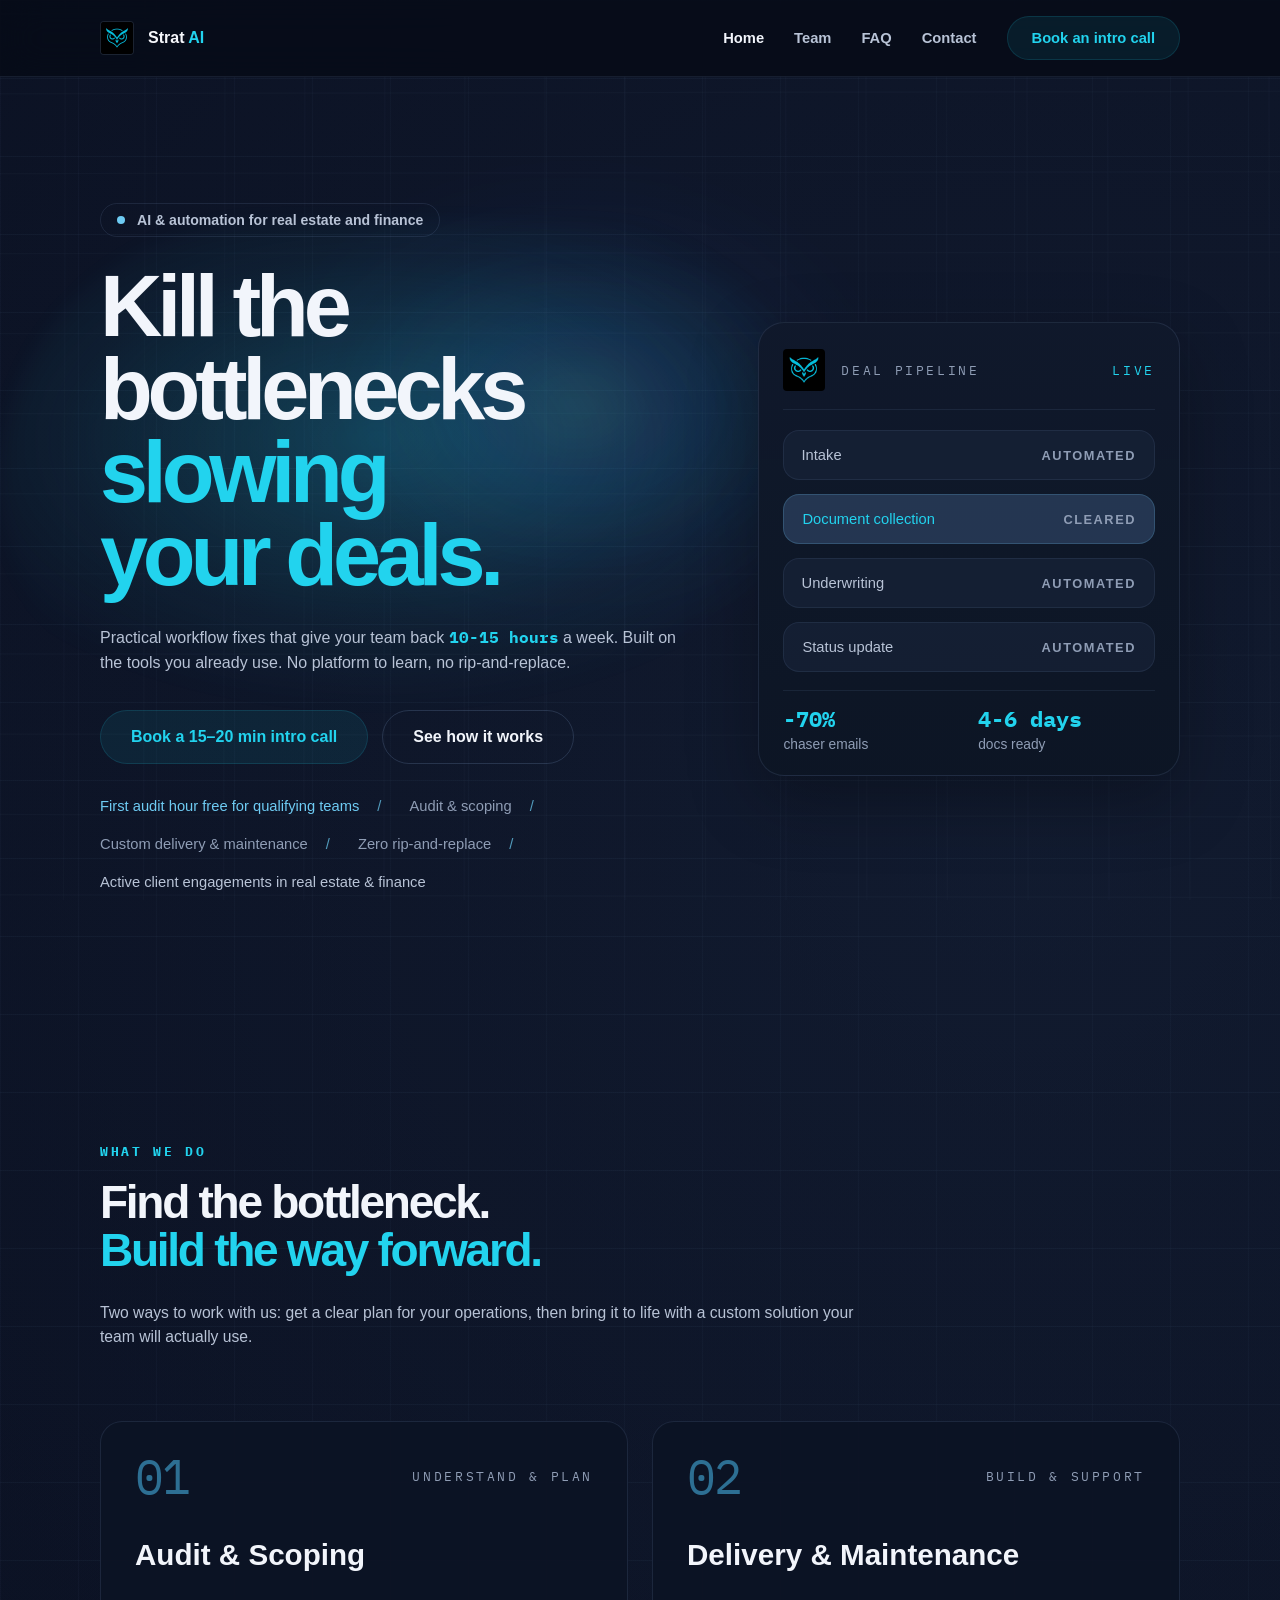
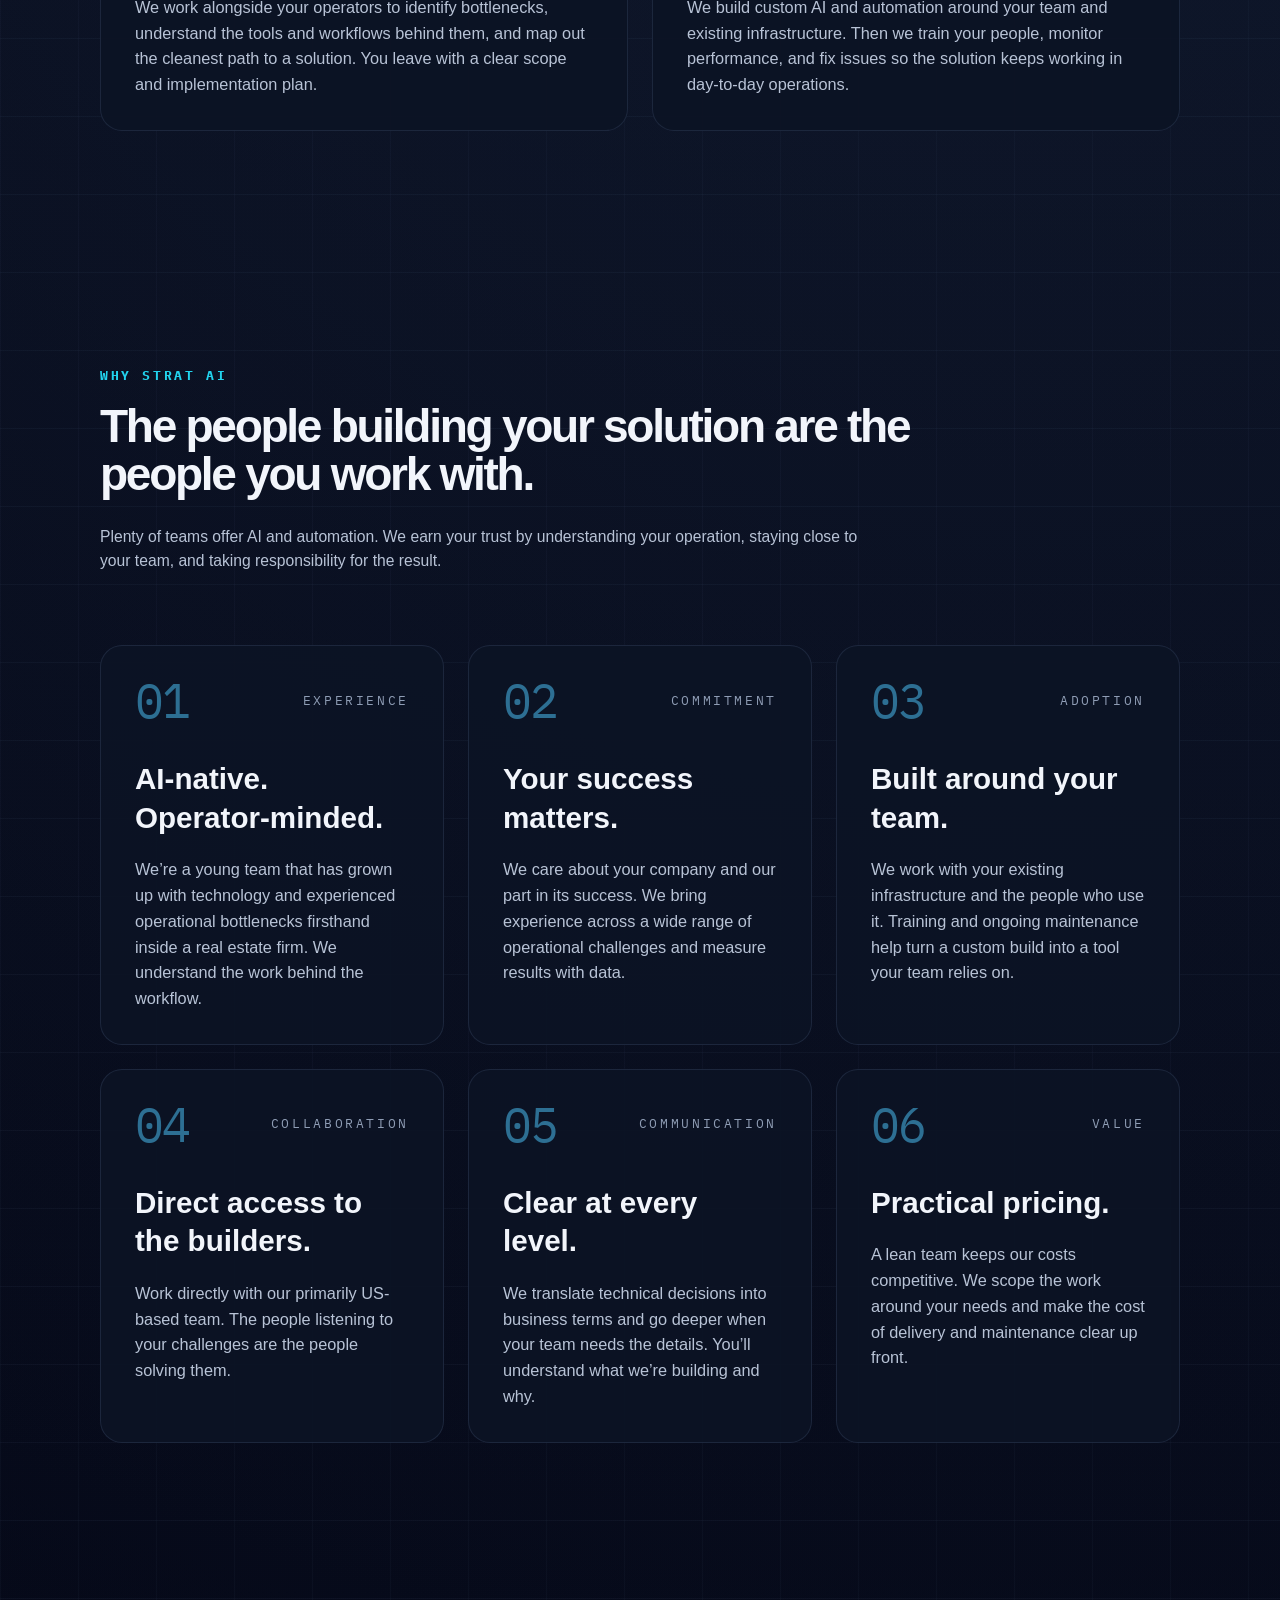
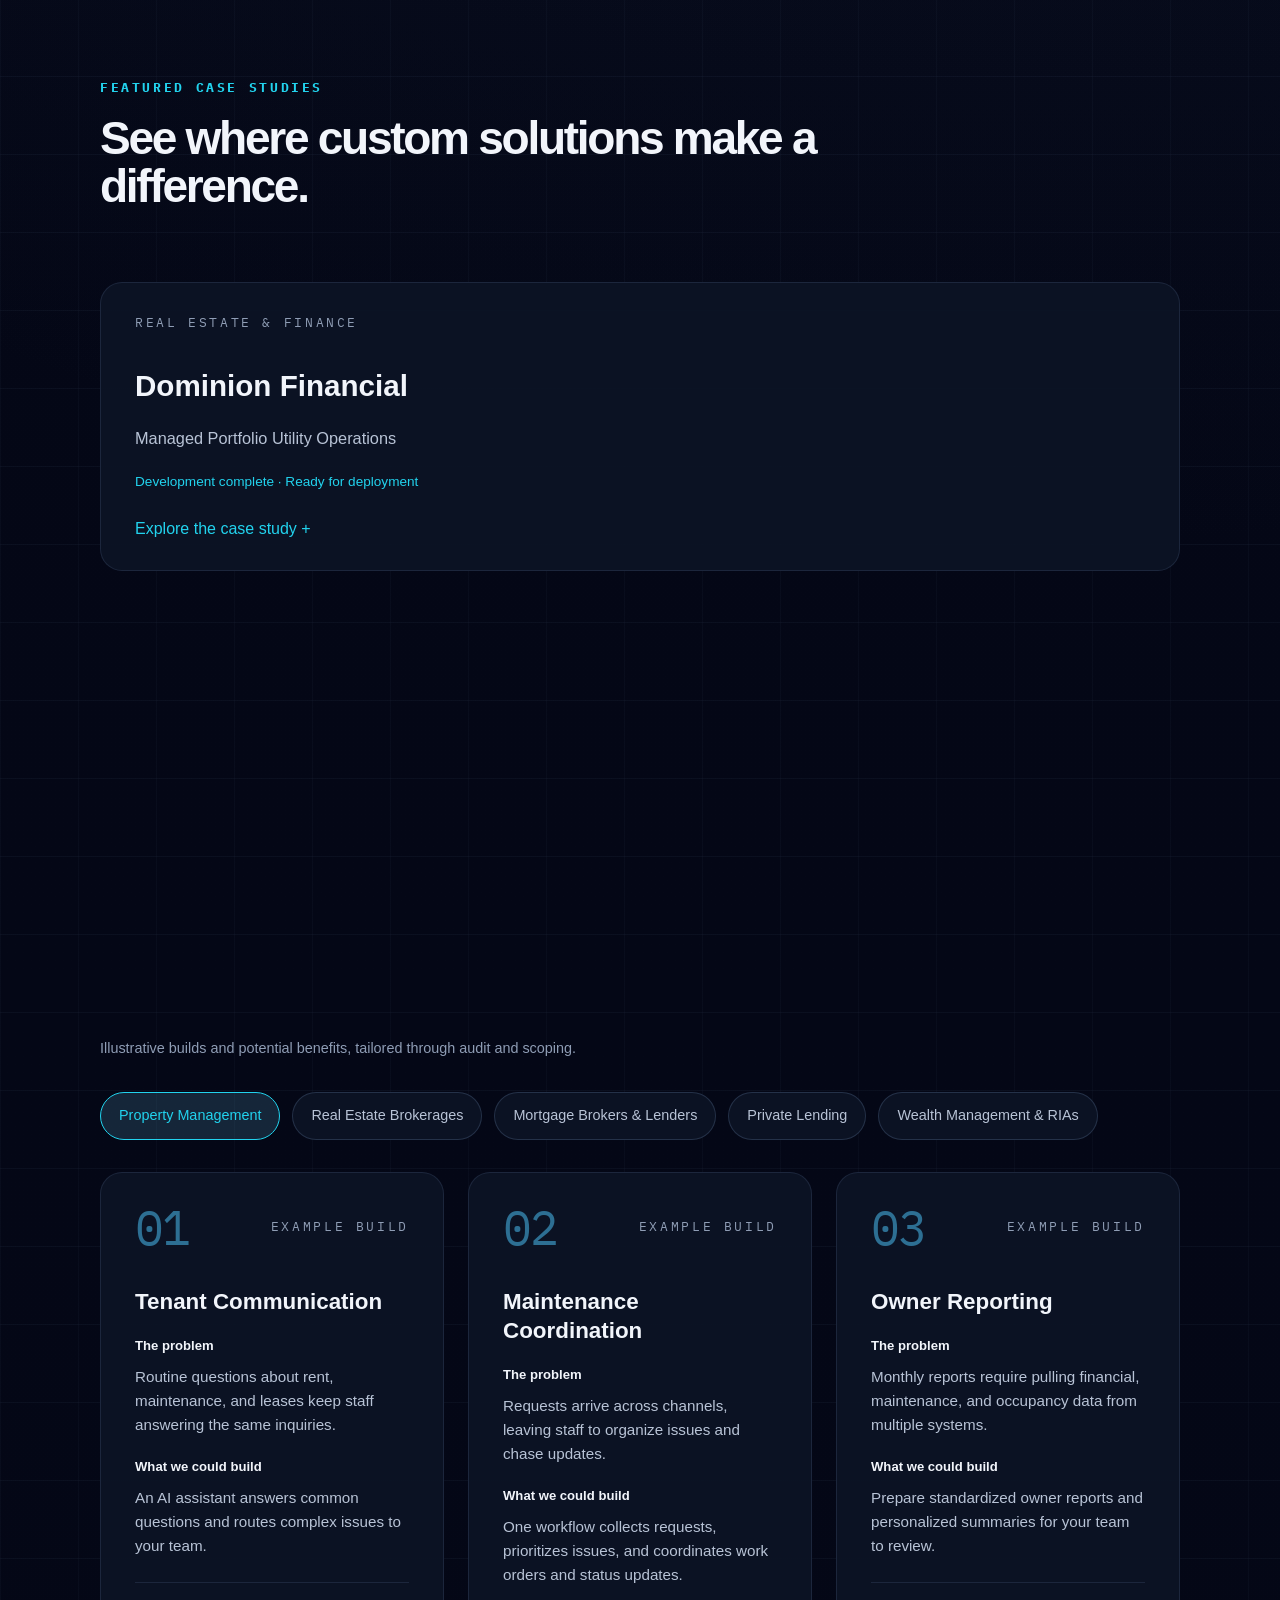
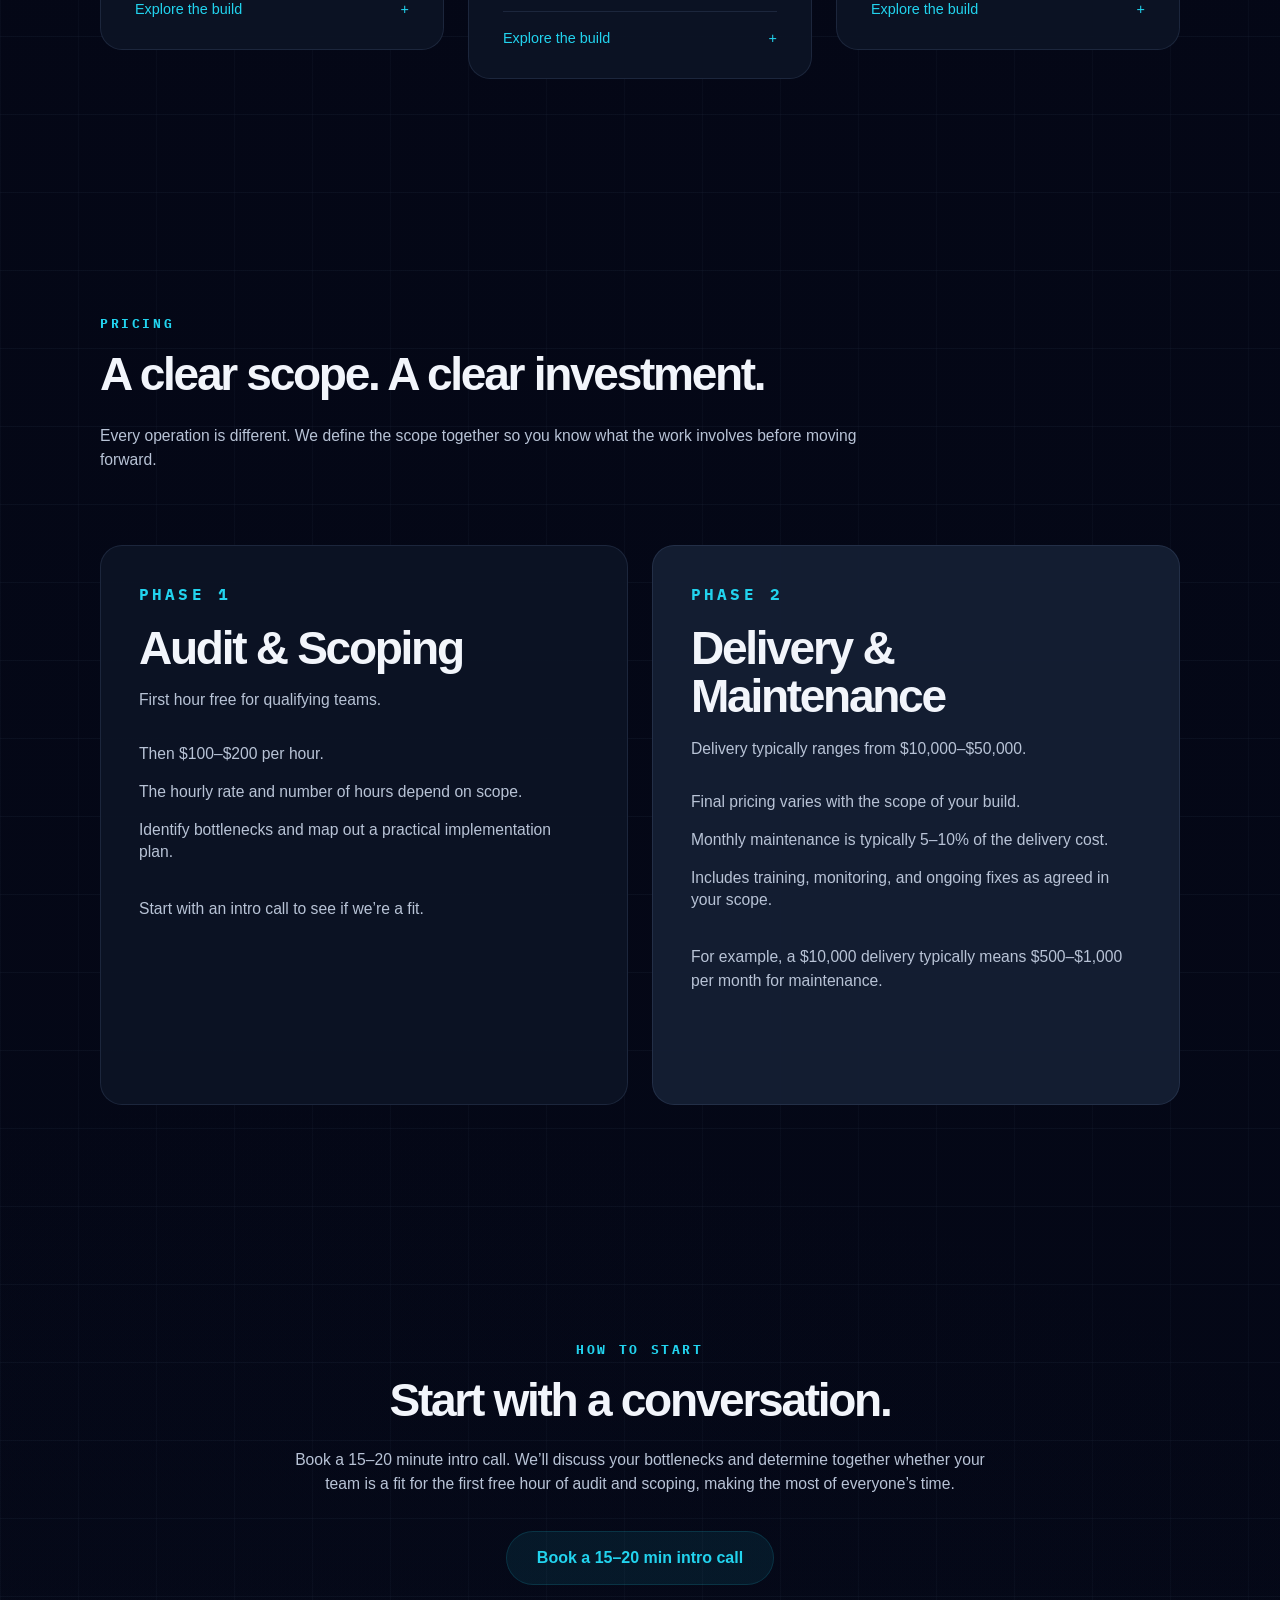
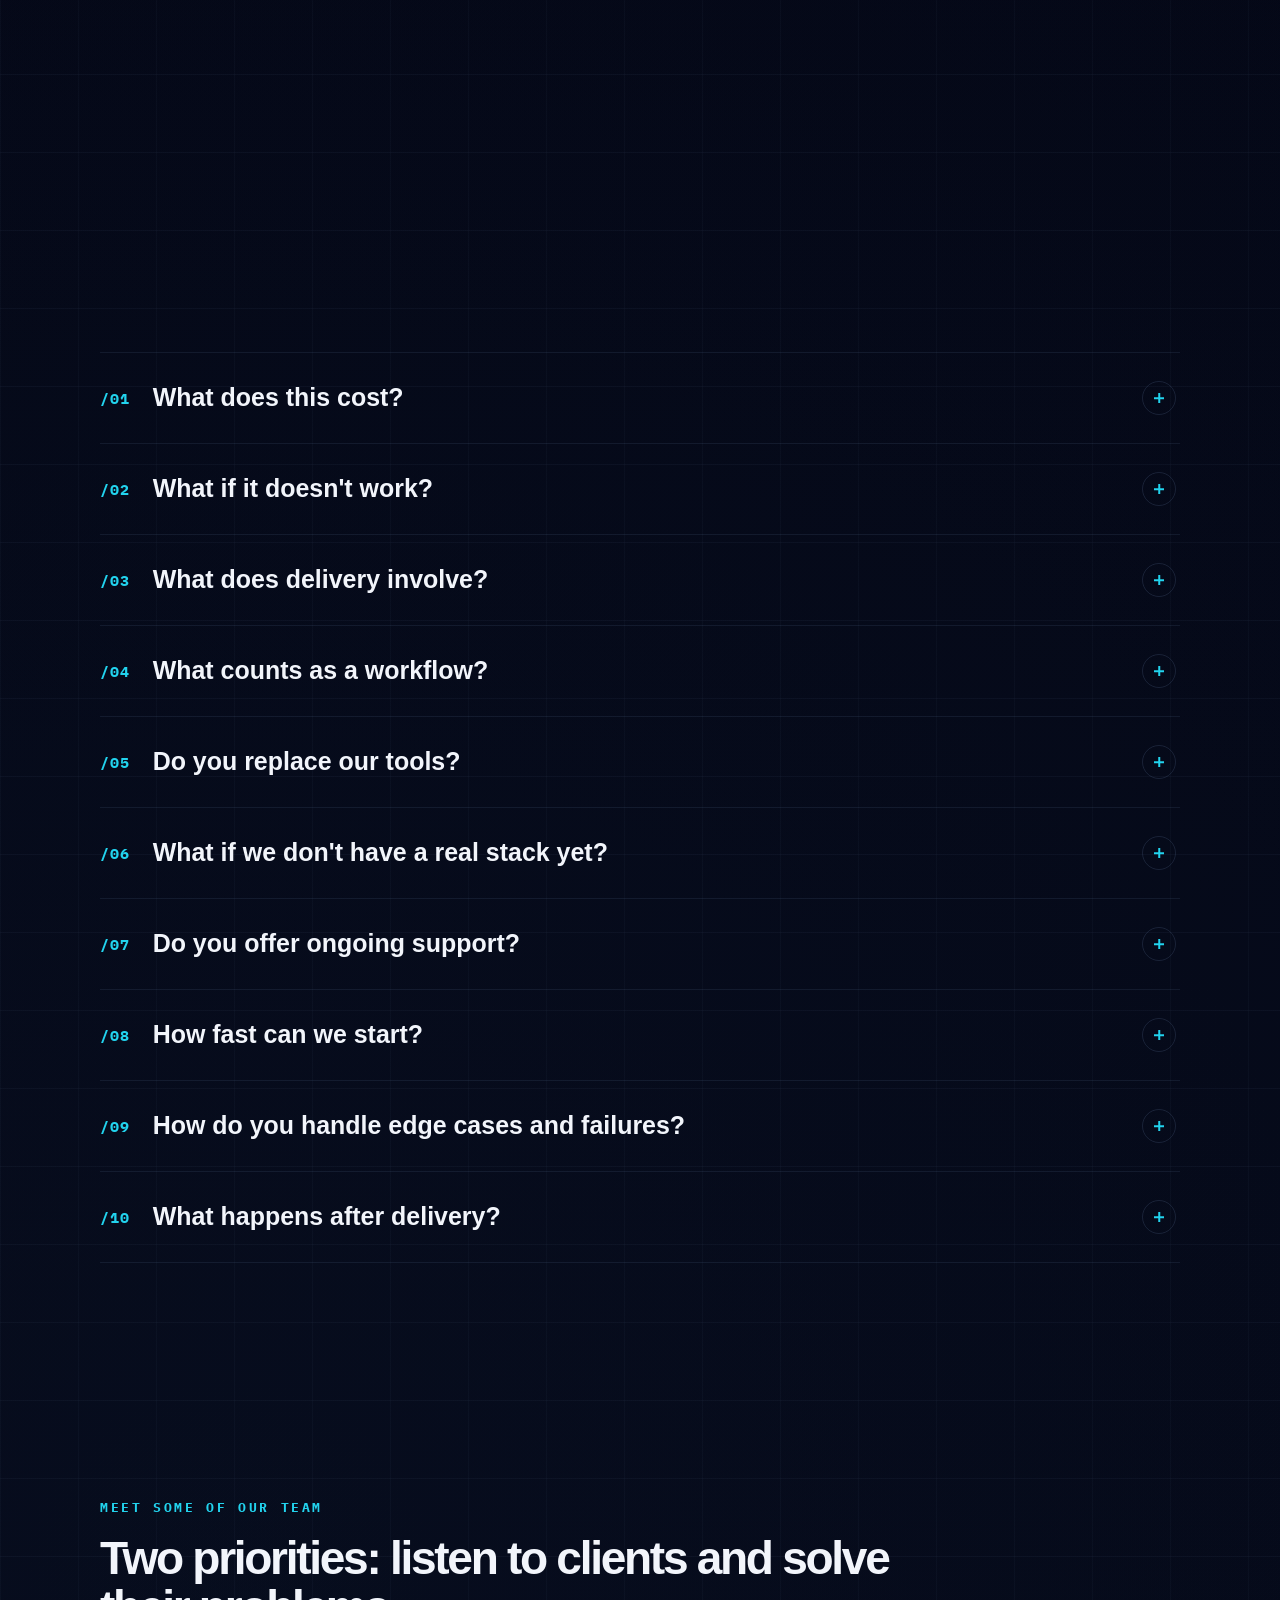
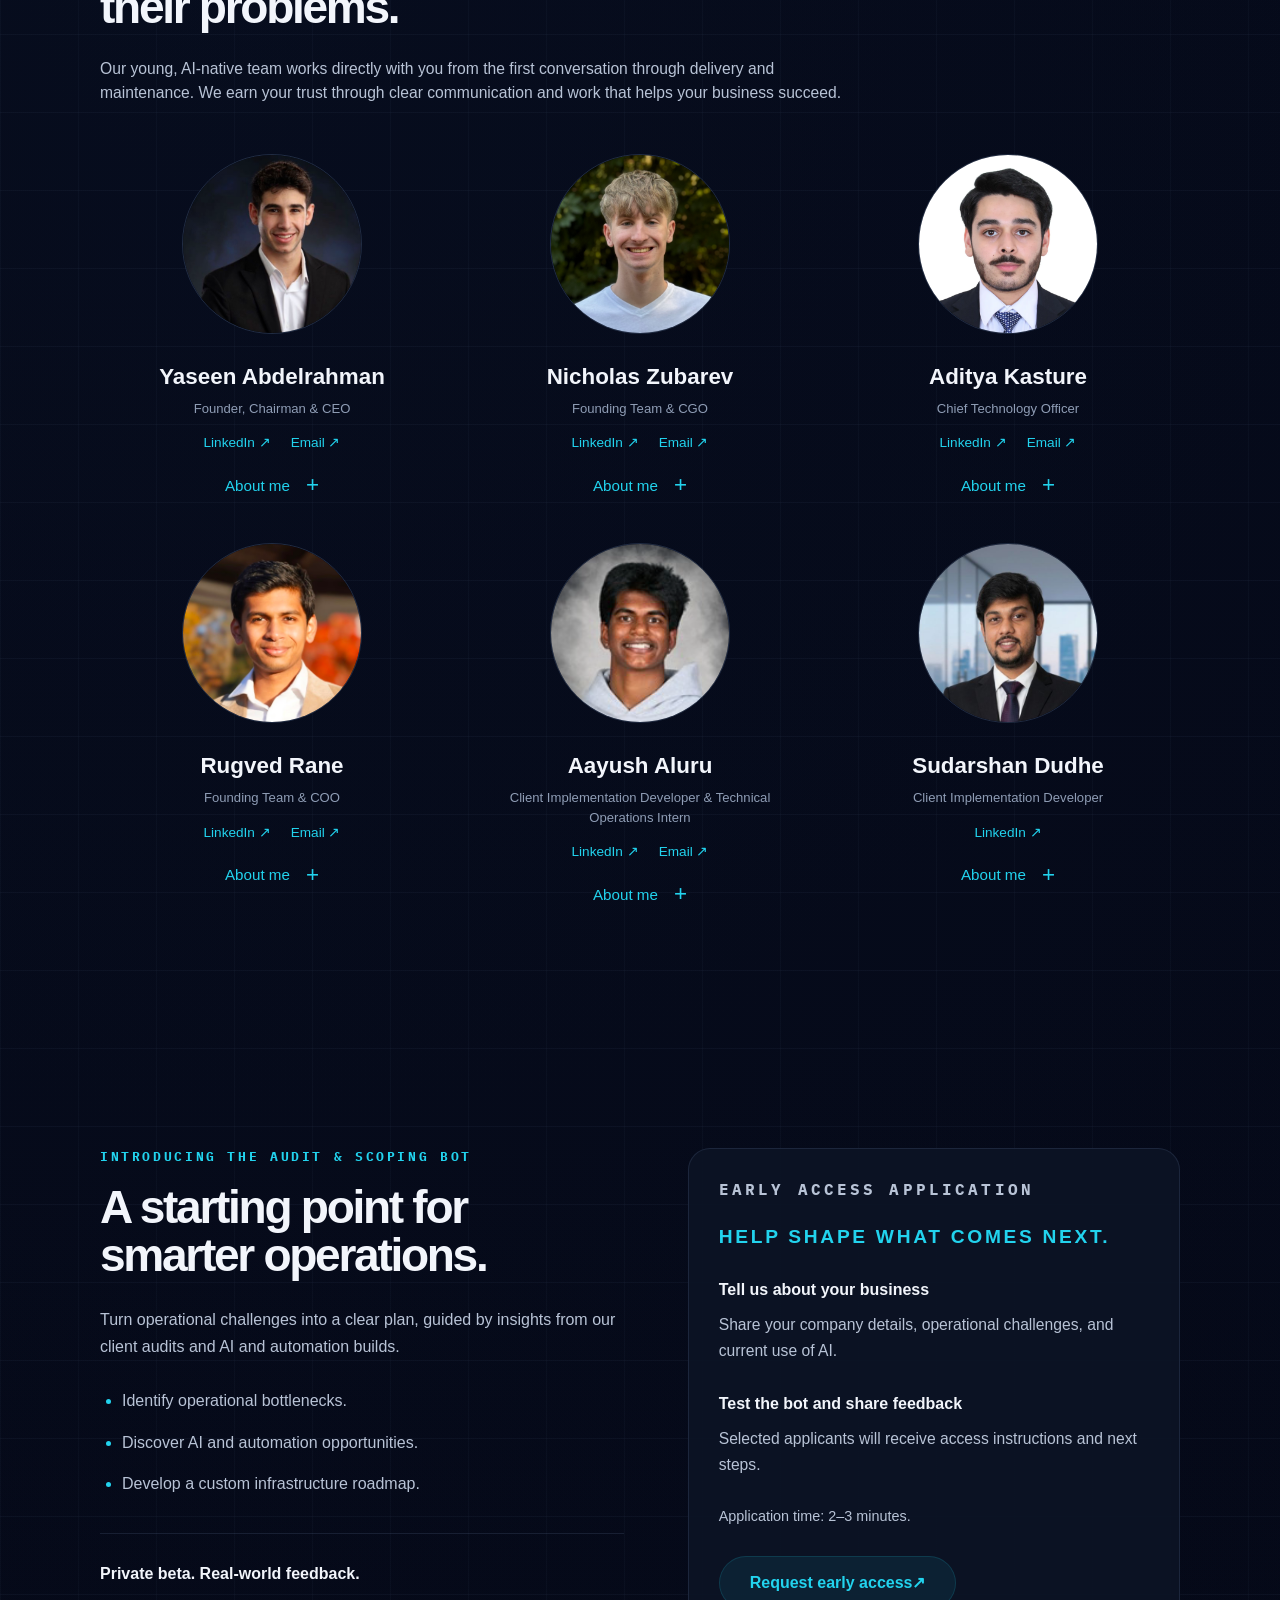
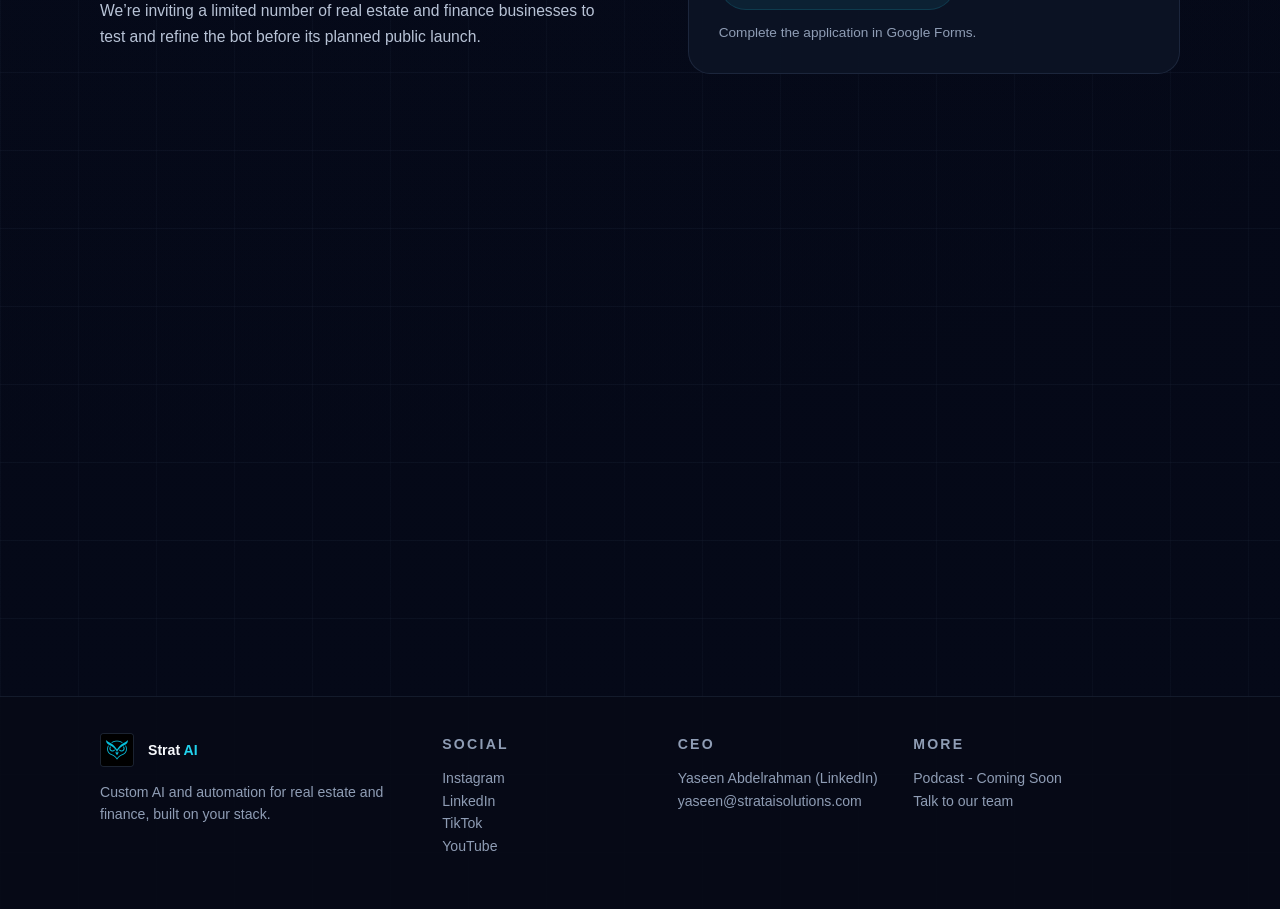
<file: index.html>
<!doctype html>
<html lang="en">
  <head>
    <meta charset="UTF-8" />
    <meta name="viewport" content="width=device-width, initial-scale=1.0" />
    <title>Strat AI | AI &amp; Automation for Real Estate &amp; Finance</title>
    <meta
      name="description"
      content="Practical workflow fixes for real estate and finance teams. Built on the tools you already use. No rip-and-replace."
    />
    <meta property="og:title" content="Strat AI | AI &amp; Automation for Real Estate &amp; Finance" />
    <meta property="og:description" content="Find operational bottlenecks, build custom solutions, and keep them running. Built on your existing tools." />
    <meta property="og:url" content="https://strataisolutions.com" />
    <meta property="og:type" content="website" />
    <meta property="og:image" content="https://strataisolutions.com/stratai-logo.jpg" />
    <link rel="preconnect" href="https://fonts.googleapis.com" />
    <link rel="preconnect" href="https://fonts.gstatic.com" crossorigin />
    <link
      href="https://fonts.googleapis.com/css2?family=IBM+Plex+Mono:wght@400;500;600;700&display=swap"
      rel="stylesheet"
    />
    <link
      href="https://assets.calendly.com/assets/external/widget.css"
      rel="stylesheet"
    />
    <link rel="icon" href="/stratai-logo.jpg" type="image/jpeg" />
    <link rel="stylesheet" href="style.css" />
  </head>
  <body class="home-page">
    <div class="interactive-grid" aria-hidden="true">
      <div class="interactive-grid-base"></div>
      <div class="interactive-grid-bulge"></div>
      <div class="interactive-grid-glow"></div>
    </div>
    <div class="site-shell">
      <header class="topbar">
        <div class="container topbar-inner">
          <a class="brandmark" href="#top" aria-label="Strat AI home">
            <img src="stratai-logo.jpg" alt="Strat AI logo" class="brandmark-logo" />
            <span class="brandmark-text">Strat <span>AI</span></span>
          </a>

          <nav class="main-nav" aria-label="Primary">
            <a class="is-current" href="index.html">Home</a>
            <a href="index.html#team">Team</a>
            <a href="index.html#faq">FAQ</a>
            <a href="contact.html">Contact</a>
            <a class="nav-cta calendly-trigger" href="https://calendly.com/yaseen-strataisolutions/15-min-intro">Book an intro call</a>
          </nav>

          <button class="nav-toggle" type="button" aria-expanded="false" aria-controls="mobile-nav">
            <span></span>
            <span></span>
          </button>
        </div>

        <div class="mobile-nav" id="mobile-nav">
          <a href="index.html">Home</a>
          <a href="index.html#team">Team</a>
          <a href="index.html#faq">FAQ</a>
          <a href="contact.html">Contact</a>
          <a class="nav-cta mobile-nav-cta calendly-trigger" href="https://calendly.com/yaseen-strataisolutions/15-min-intro">Book an intro call</a>
        </div>
      </header>

      <main id="top">
        <section class="hero section-grid">
          <div class="container hero-layout">
            <div class="hero-copy hero-copy-glow reveal">
              <div class="eyebrow-pill">
                <span class="eyebrow-dot"></span>
                AI &amp; automation for real estate and finance
              </div>

              <h1 class="hero-title">
                Kill the bottlenecks
                <span>slowing your deals.</span>
              </h1>

              <p class="hero-text">
                Practical workflow fixes that give your team back
                <strong>10-15 hours</strong> a week. Built on the tools you already use. No platform to
                learn, no rip-and-replace.
              </p>

              <div class="hero-actions">
                <a class="button button-primary button-accent-ghost calendly-trigger" href="https://calendly.com/yaseen-strataisolutions/15-min-intro">Book a 15–20 min intro call</a>
                <a class="button button-secondary" href="#what-we-do">See how it works</a>
              </div>

              <p class="hero-meta">
                <span>First audit hour free for qualifying teams</span>
                <span>Audit &amp; scoping</span>
                <span>Custom delivery &amp; maintenance</span>
                <span>Zero rip-and-replace</span>
                <span class="hero-meta-highlight">Active client engagements in real estate &amp; finance</span>
              </p>
            </div>

            <aside class="pipeline-card reveal">
              <div class="pipeline-card-header">
                <div class="pipeline-card-brand">
                  <img src="stratai-logo.jpg" alt="" />
                  <span>Deal Pipeline</span>
                </div>
                <span class="pipeline-status">Live</span>
              </div>

              <div class="pipeline-list">
                <div class="pipeline-row">
                  <span>Intake</span>
                  <span>Automated</span>
                </div>
                <div class="pipeline-row pipeline-row-active">
                  <span>Document collection</span>
                  <span>Cleared</span>
                </div>
                <div class="pipeline-row">
                  <span>Underwriting</span>
                  <span>Automated</span>
                </div>
                <div class="pipeline-row">
                  <span>Status update</span>
                  <span>Automated</span>
                </div>
              </div>

              <div class="pipeline-metrics">
                <div>
                  <strong>-70%</strong>
                  <span>chaser emails</span>
                </div>
                <div>
                  <strong>4-6 days</strong>
                  <span>docs ready</span>
                </div>
              </div>
            </aside>
          </div>
        </section>

        <section class="section" id="what-we-do">
          <div class="container">
            <div class="section-heading reveal">
              <p class="section-kicker">What We Do</p>
              <h2 class="about-title">Find the bottleneck.<br /><span>Build the way forward.</span></h2>
              <p>Two ways to work with us: get a clear plan for your operations, then bring it to life with a custom solution your team will actually use.</p>
            </div>
            <div class="custom-grid offering-cards">
              <article class="info-card reveal">
                <div class="info-card-top"><span class="info-card-number">01</span><span class="info-card-tag">Understand &amp; Plan</span></div>
                <h3>Audit &amp; Scoping</h3>
                <p>We work alongside your operators to identify bottlenecks, understand the tools and workflows behind them, and map out the cleanest path to a solution. You leave with a clear scope and implementation plan.</p>
              </article>
              <article class="info-card reveal">
                <div class="info-card-top"><span class="info-card-number">02</span><span class="info-card-tag">Build &amp; Support</span></div>
                <h3>Delivery &amp; Maintenance</h3>
                <p>We build custom AI and automation around your team and existing infrastructure. Then we train your people, monitor performance, and fix issues so the solution keeps working in day-to-day operations.</p>
              </article>
            </div>
          </div>
        </section>

        <section class="section section-contrast" id="why-strat-ai">
          <div class="container">
            <div class="section-heading reveal">
              <p class="section-kicker">Why Strat AI</p>
              <h2>The people building your solution are the people you work with.</h2>
              <p>Plenty of teams offer AI and automation. We earn your trust by understanding your operation, staying close to your team, and taking responsibility for the result.</p>
            </div>
            <div class="triple-cards">
              <article class="info-card reveal">
                <div class="info-card-top">
                  <span class="info-card-number">01</span>
                  <span class="info-card-tag">Experience</span>
                </div>
                <h3>AI-native. Operator-minded.</h3><p>We’re a young team that has grown up with technology and experienced operational bottlenecks firsthand inside a real estate firm. We understand the work behind the workflow.</p></article>
              <article class="info-card reveal">
                <div class="info-card-top">
                  <span class="info-card-number">02</span>
                  <span class="info-card-tag">Commitment</span>
                </div>
                <h3>Your success matters.</h3><p>We care about your company and our part in its success. We bring experience across a wide range of operational challenges and measure results with data.</p></article>
              <article class="info-card reveal">
                <div class="info-card-top">
                  <span class="info-card-number">03</span>
                  <span class="info-card-tag">Adoption</span>
                </div>
                <h3>Built around your team.</h3><p>We work with your existing infrastructure and the people who use it. Training and ongoing maintenance help turn a custom build into a tool your team relies on.</p></article>
              <article class="info-card reveal">
                <div class="info-card-top">
                  <span class="info-card-number">04</span>
                  <span class="info-card-tag">Collaboration</span>
                </div>
                <h3>Direct access to the builders.</h3><p>Work directly with our primarily US-based team. The people listening to your challenges are the people solving them.</p></article>
              <article class="info-card reveal">
                <div class="info-card-top">
                  <span class="info-card-number">05</span>
                  <span class="info-card-tag">Communication</span>
                </div>
                <h3>Clear at every level.</h3><p>We translate technical decisions into business terms and go deeper when your team needs the details. You’ll understand what we’re building and why.</p></article>
              <article class="info-card reveal">
                <div class="info-card-top">
                  <span class="info-card-number">06</span>
                  <span class="info-card-tag">Value</span>
                </div>
                <h3>Practical pricing.</h3><p>A lean team keeps our costs competitive. We scope the work around your needs and make the cost of delivery and maintenance clear up front.</p></article>
            </div>
          </div>
        </section>

        <section class="section" id="case-studies">
          <div class="container">
            <div class="section-heading reveal"><p class="section-kicker">Featured Case Studies</p><h2>See where custom solutions make a difference.</h2></div>
            <details class="info-card case-study-card reveal">
              <summary>
                <span class="info-card-tag">Real Estate &amp; Finance</span>
                <h3>Dominion Financial</h3>
                <p>Managed Portfolio Utility Operations</p>
                <span class="case-study-status">Development complete · Ready for deployment</span>
                <span class="case-study-prompt">Explore the case study <span aria-hidden="true">+</span></span>
              </summary>
              <div class="case-study-details">
                <h4 class="case-study-title">From Manual Utility Management to Intelligent Automation: Dominion Financial</h4>
                <section class="case-study-chapter" aria-labelledby="dominion-intro">
                  <p class="section-kicker">01 / Case Study</p>
                  <h4 id="dominion-intro">Meet Dominion Financial</h4>
                  <p>Dominion Financial is a real estate financing company serving investors and real estate professionals, with operations connected to a substantial portfolio of residential properties.</p>
                  <p>Managing a portfolio of this scale requires more than financing expertise. Behind the scenes, hundreds of properties generate utility bills, payment responsibilities, accounting records, and maintenance-related tasks that must be handled accurately and consistently.</p>
                  <p>With utility management workflows spanning more than 900 properties, Dominion Financial partnered with Strat AI Solutions to modernize a critical part of its operations through custom automation.</p>
                </section>
                <section class="case-study-chapter" aria-labelledby="dominion-challenge">
                  <p class="section-kicker">02 / Case Study</p>
                  <h4 id="dominion-challenge">The Challenge: Managing Utilities Across 900+ Properties</h4>
                  <p>Imagine managing electricity and water accounts for more than 900 properties, each with different occupancy statuses, payment responsibilities, and billing activity.</p>
                  <p>For Dominion Financial, utility management involved coordinating information across multiple disconnected systems, including property management software, utility provider portals, and accounting tools.</p>
                  <p>The process required several important steps:</p>
                  <ul class="case-study-list">
                    <li>Determining whether Dominion or a tenant was responsible for each utility bill.</li>
                    <li>Retrieving electricity and water bills from separate provider portals.</li>
                    <li>Identifying abnormal consumption that could indicate leaks or maintenance issues.</li>
                    <li>Reviewing and approving payments while avoiding incorrect charges.</li>
                    <li>Recording transactions accurately against individual properties.</li>
                    <li>Preparing tenant notifications and maintenance work orders when necessary.</li>
                  </ul>
                  <p>At this scale, repetitive administrative work can consume significant employee time and create opportunities for errors.</p>
                  <p>The challenge wasn&#x27;t simply paying utility bills. It was coordinating an entire operational workflow across hundreds of properties without losing accuracy, visibility, or control.</p>
                  <p>Dominion needed a solution that could connect its existing systems, handle repetitive tasks automatically, and keep its team involved where human judgment mattered.</p>
                </section>
                <section class="case-study-chapter" aria-labelledby="dominion-solution">
                  <p class="section-kicker">03 / Case Study</p>
                  <h4 id="dominion-solution">The Solution: One Custom-Built Automated System</h4>
                  <p>Rather than introducing another disconnected software platform, Strat AI Solutions developed a custom utility management system designed around Dominion Financial&#x27;s existing operations.</p>
                  <p>The completed system brings several previously separate processes into one coordinated workflow.</p>
                  <div class="case-solution-grid">
                    <article class="case-solution"><h5>Automated Bill Collection</h5><p>The system retrieves electricity and water billing information from BGE and Baltimore City utility portals, eliminating the need to individually navigate hundreds of accounts as part of the intended workflow.</p></article>
                    <article class="case-solution"><h5>Intelligent Payment Routing</h5><p>By connecting with Dominion&#x27;s existing property management systems, the automation determines payment responsibility using occupancy information, property records, and billing dates. Tenant-responsible accounts can be excluded from Dominion&#x27;s payment workflow.</p></article>
                    <article class="case-solution"><h5>Automatic Exception Detection</h5><p>The system evaluates utility consumption against established thresholds, flagging unusual activity that may require investigation. Depending on the situation, it can prepare notifications or maintenance work orders for staff review.</p></article>
                    <article class="case-solution"><h5>Human-Approved Payments</h5><p>Automation handles bill collection and payment preparation, while Dominion&#x27;s authorized employees retain control over payment execution. The system generates a consolidated report for review before approved payments are submitted.</p></article>
                    <article class="case-solution"><h5>Streamlined Accounting</h5><p>Instead of preparing hundreds of individual accounting entries, the system generates a QuickBooks-compatible journal entry file, allowing property-level expenses to be imported in a single step.</p></article>
                    <article class="case-solution"><h5>Centralized Reporting and Accountability</h5><p>A consolidated reporting workflow provides visibility into payment statuses, tenant responsibilities, and exceptions. Activity records are designed to be stored in Dominion&#x27;s existing database, supporting traceability and accountability.</p></article>
                  </div>
                  <p>The result of the development engagement is a completed, custom-built system designed to handle a complex, multi-platform operational process while preserving human oversight.</p>
                </section>
                <section class="case-study-chapter" aria-labelledby="dominion-results">
                  <p class="section-kicker">04 / Case Study</p>
                  <h4 id="dominion-results">The Results: Built and Ready for Deployment</h4>
                  <p>Strat AI Solutions has completed development of Dominion Financial&#x27;s custom utility management automation system.</p>
                  <p>The completed build establishes the foundation for several significant improvements:</p>
                  <div class="case-solution-grid">
                    <article class="case-solution"><h5>900+ Properties, One Coordinated Workflow</h5><p>The system is designed to manage utility-related processes across more than 900 properties through a unified automation workflow rather than a collection of disconnected tasks.</p></article>
                    <article class="case-solution"><h5>A Major Reduction in Manual Processing Potential</h5><p>Automated bill retrieval, payment preparation, responsibility checks, and document generation are designed to reduce the repetitive administrative work associated with utility management.</p></article>
                    <article class="case-solution"><h5>Simplified Property-Level Accounting</h5><p>The QuickBooks integration is designed to replace hundreds of individual journal entries with one import per processing cycle.</p></article>
                    <article class="case-solution"><h5>Greater Visibility Into Problems</h5><p>Automated exception detection and consolidated reporting are designed to help Dominion&#x27;s team identify unusual utility consumption, payment issues, and accounts requiring attention.</p></article>
                    <article class="case-solution"><h5>Automation Without Sacrificing Control</h5><p>Human approval remains central to the payment process, ensuring that critical financial decisions stay in the hands of authorized employees.</p></article>
                  </div>
                  <div class="case-study-outcome"><strong>The Bigger Picture</strong>
                  <p>This project demonstrates what&#x27;s possible when automation is built around a company&#x27;s actual operations instead of forcing a business to adapt to generic software.</p>
                  <p>For Dominion Financial, Strat AI Solutions delivered a custom-built system designed to transform a complex, repetitive utility management process into a coordinated, scalable workflow.</p>
                  </div>
                </section>
              </div>
            </details>
          </div>
        </section>

        <section class="section section-contrast" id="example-builds">
          <div class="container">
            <div class="section-heading reveal">
              <p class="section-kicker">More Problems We Can Solve</p>
              <h2>Your industry. Your workflow. A better way to work.</h2>
              <p>Valuable people spend hours on repetitive tasks. Explore 15 examples of custom systems we could build around the way your business already works.</p>
            </div>
            <p class="examples-note">Illustrative builds and potential benefits, tailored through audit and scoping.</p>
            <div class="industry-tabs" role="tablist" aria-label="Explore example builds by industry">
              <button type="button" role="tab" id="tab-property-management" aria-controls="examples-property-management" aria-selected="true" tabindex="0">Property Management</button>
              <button type="button" role="tab" id="tab-brokerages" aria-controls="examples-brokerages" aria-selected="false" tabindex="-1">Real Estate Brokerages</button>
              <button type="button" role="tab" id="tab-mortgage" aria-controls="examples-mortgage" aria-selected="false" tabindex="-1">Mortgage Brokers &amp; Lenders</button>
              <button type="button" role="tab" id="tab-private-lending" aria-controls="examples-private-lending" aria-selected="false" tabindex="-1">Private Lending</button>
              <button type="button" role="tab" id="tab-wealth" aria-controls="examples-wealth" aria-selected="false" tabindex="-1">Wealth Management &amp; RIAs</button>
            </div>
            <div class="industry-panel" role="tabpanel" id="examples-property-management" aria-labelledby="tab-property-management" tabindex="0">
              <div class="example-grid">
                <article class="info-card example-card">
                  <div class="info-card-top"><span class="info-card-number">01</span><span class="info-card-tag">Example Build</span></div>
                  <h3>Tenant Communication</h3>
                  <p><strong>The problem</strong>Routine questions about rent, maintenance, and leases keep staff answering the same inquiries.</p>
                  <p><strong>What we could build</strong>An AI assistant answers common questions and routes complex issues to your team.</p>
                  <details class="example-details">
                    <summary>Explore the build <span aria-hidden="true">+</span></summary>
                    <div class="example-detail-content"><p>An AI-powered communication assistant that connects with your property management software, answers routine tenant questions, collects necessary information, and routes complex issues to the appropriate team member.</p><p><strong>Potential impact</strong>Faster tenant responses, fewer repetitive inquiries for staff, and more time for property managers to focus on higher-priority responsibilities.</p></div>
                  </details>
                </article>
                <article class="info-card example-card">
                  <div class="info-card-top"><span class="info-card-number">02</span><span class="info-card-tag">Example Build</span></div>
                  <h3>Maintenance Coordination</h3>
                  <p><strong>The problem</strong>Requests arrive across channels, leaving staff to organize issues and chase updates.</p>
                  <p><strong>What we could build</strong>One workflow collects requests, prioritizes issues, and coordinates work orders and status updates.</p>
                  <details class="example-details">
                    <summary>Explore the build <span aria-hidden="true">+</span></summary>
                    <div class="example-detail-content"><p>A centralized automation system that collects maintenance requests, categorizes them by urgency, creates work orders, routes assignments, and automatically sends status updates to tenants and property managers.</p><p><strong>Potential impact</strong>Less manual coordination, faster maintenance workflows, and improved visibility into outstanding requests.</p></div>
                  </details>
                </article>
                <article class="info-card example-card">
                  <div class="info-card-top"><span class="info-card-number">03</span><span class="info-card-tag">Example Build</span></div>
                  <h3>Owner Reporting</h3>
                  <p><strong>The problem</strong>Monthly reports require pulling financial, maintenance, and occupancy data from multiple systems.</p>
                  <p><strong>What we could build</strong>Prepare standardized owner reports and personalized summaries for your team to review.</p>
                  <details class="example-details">
                    <summary>Explore the build <span aria-hidden="true">+</span></summary>
                    <div class="example-detail-content"><p>An automated reporting system that gathers property information, organizes it into standardized owner reports, and prepares personalized summaries for review and distribution.</p><p><strong>Potential impact</strong>Hours of repetitive reporting work reduced, more consistent reporting, and quicker access to property performance information.</p></div>
                  </details>
                </article>
              </div>
            </div>
            <div class="industry-panel" role="tabpanel" id="examples-brokerages" aria-labelledby="tab-brokerages" tabindex="0" hidden>
              <div class="example-grid">
                <article class="info-card example-card">
                  <div class="info-card-top"><span class="info-card-number">04</span><span class="info-card-tag">Example Build</span></div>
                  <h3>Property Research &amp; Prospecting</h3>
                  <p><strong>The problem</strong>Property research and manual CRM entry take time away from relationship building.</p>
                  <p><strong>What we could build</strong>Turn authorized property data into organized, enriched prospect lists based on your criteria.</p>
                  <details class="example-details">
                    <summary>Explore the build <span aria-hidden="true">+</span></summary>
                    <div class="example-detail-content"><p>A research automation system that gathers information from authorized property data sources, organizes ownership and property details, enriches prospect records, and creates structured lead lists based on brokerage-defined criteria.</p><p><strong>Potential impact</strong>Less time spent researching and entering data, more organized prospecting, and more time for brokers to build relationships and close transactions.</p></div>
                  </details>
                </article>
                <article class="info-card example-card">
                  <div class="info-card-top"><span class="info-card-number">05</span><span class="info-card-tag">Example Build</span></div>
                  <h3>CRM &amp; Follow-Up</h3>
                  <p><strong>The problem</strong>Outdated records and missed follow-ups let valuable opportunities slip through the cracks.</p>
                  <p><strong>What we could build</strong>Keep CRM activity current, flag overdue follow-ups, and draft outreach for broker review.</p>
                  <details class="example-details">
                    <summary>Explore the build <span aria-hidden="true">+</span></summary>
                    <div class="example-detail-content"><p>An automation system that captures relevant communication activity, updates CRM records, identifies overdue follow-ups, and prepares personalized outreach for broker review.</p><p><strong>Potential impact</strong>Cleaner CRM data, fewer missed follow-ups, and a more consistent sales process without adding administrative work.</p></div>
                  </details>
                </article>
                <article class="info-card example-card">
                  <div class="info-card-top"><span class="info-card-number">06</span><span class="info-card-tag">Example Build</span></div>
                  <h3>Transaction Coordination</h3>
                  <p><strong>The problem</strong>Documents, deadlines, and stakeholder updates require constant manual coordination.</p>
                  <p><strong>What we could build</strong>Track milestones, organize documents, and send timely reminders from one workflow.</p>
                  <details class="example-details">
                    <summary>Explore the build <span aria-hidden="true">+</span></summary>
                    <div class="example-detail-content"><p>A transaction management automation that tracks milestones, organizes documents, monitors deadlines, and sends reminders or status updates to the appropriate parties.</p><p><strong>Potential impact</strong>Reduced administrative workload, fewer overlooked deadlines, and better visibility into active transactions.</p></div>
                  </details>
                </article>
              </div>
            </div>
            <div class="industry-panel" role="tabpanel" id="examples-mortgage" aria-labelledby="tab-mortgage" tabindex="0" hidden>
              <div class="example-grid">
                <article class="info-card example-card">
                  <div class="info-card-top"><span class="info-card-number">07</span><span class="info-card-tag">Example Build</span></div>
                  <h3>Borrower Document Collection</h3>
                  <p><strong>The problem</strong>Loan teams spend hours requesting missing documents and following up with borrowers.</p>
                  <p><strong>What we could build</strong>Generate tailored checklists, request secure uploads, and automate reminders for missing items.</p>
                  <details class="example-details">
                    <summary>Explore the build <span aria-hidden="true">+</span></summary>
                    <div class="example-detail-content"><p>An automated document collection workflow that generates personalized document checklists, sends secure upload requests, tracks outstanding items, and reminds borrowers when information is missing.</p><p><strong>Potential impact</strong>Less repetitive follow-up, more organized loan files, and faster movement toward processing readiness.</p></div>
                  </details>
                </article>
                <article class="info-card example-card">
                  <div class="info-card-top"><span class="info-card-number">08</span><span class="info-card-tag">Example Build</span></div>
                  <h3>Loan Intake &amp; Data Entry</h3>
                  <p><strong>The problem</strong>Teams manually transfer borrower information from applications and documents into lending systems.</p>
                  <p><strong>What we could build</strong>Extract key information, flag inconsistencies, and prepare structured records for staff verification.</p>
                  <details class="example-details">
                    <summary>Explore the build <span aria-hidden="true">+</span></summary>
                    <div class="example-detail-content"><p>An AI-assisted intake system that extracts relevant information from submitted documents, checks for missing or inconsistent fields, and prepares structured records for staff verification before entry into the loan origination system.</p><p><strong>Potential impact</strong>Less manual data entry, fewer transcription errors, and more time for loan officers and processors to handle complex borrower needs.</p></div>
                  </details>
                </article>
                <article class="info-card example-card">
                  <div class="info-card-top"><span class="info-card-number">09</span><span class="info-card-tag">Example Build</span></div>
                  <h3>Borrower Status Updates</h3>
                  <p><strong>The problem</strong>Routine progress inquiries interrupt loan officers and require repeated status checks.</p>
                  <p><strong>What we could build</strong>Send approved milestone updates and alert staff when a borrower needs personal attention.</p>
                  <details class="example-details">
                    <summary>Explore the build <span aria-hidden="true">+</span></summary>
                    <div class="example-detail-content"><p>A communication workflow connected to the lender&#x27;s loan origination system that sends approved milestone updates, requests outstanding items, and alerts staff when borrowers require personal attention.</p><p><strong>Potential impact</strong>Fewer repetitive status inquiries, more consistent borrower communication, and reduced administrative pressure on loan teams.</p></div>
                  </details>
                </article>
              </div>
            </div>
            <div class="industry-panel" role="tabpanel" id="examples-private-lending" aria-labelledby="tab-private-lending" tabindex="0" hidden>
              <div class="example-grid">
                <article class="info-card example-card">
                  <div class="info-card-top"><span class="info-card-number">10</span><span class="info-card-tag">Example Build</span></div>
                  <h3>Deal Intake &amp; Screening</h3>
                  <p><strong>The problem</strong>Scattered submissions leave lending teams manually organizing and screening incoming deals.</p>
                  <p><strong>What we could build</strong>Capture submissions, extract key details, and route opportunities using lender-defined criteria.</p>
                  <details class="example-details">
                    <summary>Explore the build <span aria-hidden="true">+</span></summary>
                    <div class="example-detail-content"><p>A centralized intake system that captures deal submissions, extracts property and borrower details, checks submissions against lender-defined criteria, and routes qualified opportunities to the appropriate team member.</p><p><strong>Potential impact</strong>Faster initial screening, less time spent organizing submissions, and more attention directed toward promising opportunities.</p></div>
                  </details>
                </article>
                <article class="info-card example-card">
                  <div class="info-card-top"><span class="info-card-number">11</span><span class="info-card-tag">Example Build</span></div>
                  <h3>Underwriting Preparation</h3>
                  <p><strong>The problem</strong>Analysts spend substantial time assembling documents and data before evaluating a deal.</p>
                  <p><strong>What we could build</strong>Organize deal materials and prepare standardized summaries for analyst review.</p>
                  <details class="example-details">
                    <summary>Explore the build <span aria-hidden="true">+</span></summary>
                    <div class="example-detail-content"><p>An AI-assisted underwriting preparation system that organizes submitted documents, extracts key financial and property data, identifies missing information, and generates standardized underwriting summaries for analyst review.</p><p><strong>Potential impact</strong>Reduced document preparation time, more consistent deal packages, and greater analyst capacity without automating final credit decisions.</p></div>
                  </details>
                </article>
                <article class="info-card example-card">
                  <div class="info-card-top"><span class="info-card-number">12</span><span class="info-card-tag">Example Build</span></div>
                  <h3>Servicing &amp; Payment Monitoring</h3>
                  <p><strong>The problem</strong>Manual payment checks and reminders make it harder to spot accounts needing attention.</p>
                  <p><strong>What we could build</strong>Monitor payment records, flag upcoming or missed payments, and create follow-up tasks.</p>
                  <details class="example-details">
                    <summary>Explore the build <span aria-hidden="true">+</span></summary>
                    <div class="example-detail-content"><p>A loan servicing automation that monitors payment records, flags missed or upcoming payments, prepares approved borrower communications, and creates follow-up tasks for servicing staff.</p><p><strong>Potential impact</strong>Fewer manual servicing checks, more consistent borrower communication, and earlier visibility into accounts requiring attention.</p></div>
                  </details>
                </article>
              </div>
            </div>
            <div class="industry-panel" role="tabpanel" id="examples-wealth" aria-labelledby="tab-wealth" tabindex="0" hidden>
              <div class="example-grid">
                <article class="info-card example-card">
                  <div class="info-card-top"><span class="info-card-number">13</span><span class="info-card-tag">Example Build</span></div>
                  <h3>Client Onboarding</h3>
                  <p><strong>The problem</strong>Disconnected forms, document requests, and account setup steps create administrative back-and-forth.</p>
                  <p><strong>What we could build</strong>Coordinate personalized checklists, secure information collection, and onboarding tasks.</p>
                  <details class="example-details">
                    <summary>Explore the build <span aria-hidden="true">+</span></summary>
                    <div class="example-detail-content"><p>A client onboarding automation that generates personalized checklists, securely collects required information, tracks completion, and coordinates administrative tasks between clients, advisors, and operations staff.</p><p><strong>Potential impact</strong>Less administrative back-and-forth, more consistent onboarding, and a smoother experience for new clients.</p></div>
                  </details>
                </article>
                <article class="info-card example-card">
                  <div class="info-card-top"><span class="info-card-number">14</span><span class="info-card-tag">Example Build</span></div>
                  <h3>Meeting Preparation &amp; Follow-Up</h3>
                  <p><strong>The problem</strong>Preparing client briefings and updating records after meetings consumes valuable advisor time.</p>
                  <p><strong>What we could build</strong>Compile briefing materials and draft follow-ups, CRM updates, and tasks for advisor approval.</p>
                  <details class="example-details">
                    <summary>Explore the build <span aria-hidden="true">+</span></summary>
                    <div class="example-detail-content"><p>An AI-assisted workflow that compiles authorized client information before meetings, prepares briefing summaries, drafts follow-up emails, and creates CRM updates and action items for advisor approval.</p><p><strong>Potential impact</strong>Less time spent preparing and documenting meetings, more consistent follow-through, and more time dedicated to client relationships.</p></div>
                  </details>
                </article>
                <article class="info-card example-card">
                  <div class="info-card-top"><span class="info-card-number">15</span><span class="info-card-tag">Example Build</span></div>
                  <h3>Client Review &amp; Reporting</h3>
                  <p><strong>The problem</strong>Periodic reviews require gathering account information, reports, and outstanding tasks across platforms.</p>
                  <p><strong>What we could build</strong>Assemble review packages from approved systems and highlight missing information for advisors.</p>
                  <details class="example-details">
                    <summary>Explore the build <span aria-hidden="true">+</span></summary>
                    <div class="example-detail-content"><p>A reporting automation that retrieves information from approved portfolio and CRM systems, organizes client review materials, highlights missing information, and prepares standardized reporting packages for advisor review.</p><p><strong>Potential impact</strong>Reduced reporting preparation time, more consistent client service workflows, and greater operational capacity as the firm grows.</p></div>
                  </details>
                </article>
              </div>
            </div>
          </div>
        </section>

        <section class="section section-contrast" id="pricing">
          <div class="container">
            <div class="section-heading reveal"><p class="section-kicker">Pricing</p><h2>A clear scope. A clear investment.</h2><p>Every operation is different. We define the scope together so you know what the work involves before moving forward.</p></div>
            <div class="custom-grid offering-cards">
              <article class="custom-card reveal"><p class="section-kicker">Phase 1</p><h2>Audit &amp; Scoping</h2><p class="custom-lead">First hour free for qualifying teams.</p><ul><li>Then $100–$200 per hour.</li><li>The hourly rate and number of hours depend on scope.</li><li>Identify bottlenecks and map out a practical implementation plan.</li></ul><p>Start with an intro call to see if we’re a fit.</p></article>
              <article class="custom-card custom-card-emphasis reveal"><p class="section-kicker">Phase 2</p><h2>Delivery &amp; Maintenance</h2><p class="custom-lead">Delivery typically ranges from $10,000–$50,000.</p><ul><li>Final pricing varies with the scope of your build.</li><li>Monthly maintenance is typically 5–10% of the delivery cost.</li><li>Includes training, monitoring, and ongoing fixes as agreed in your scope.</li></ul><p>For example, a $10,000 delivery typically means $500–$1,000 per month for maintenance.</p></article>
            </div>
          </div>
        </section>

        <section class="section" id="book-call">
          <div class="container book-call reveal"><p class="section-kicker">How to Start</p><h2>Start with a conversation.</h2><p>Book a 15–20 minute intro call. We’ll discuss your bottlenecks and determine together whether your team is a fit for the first free hour of audit and scoping, making the most of everyone’s time.</p><div class="book-call-actions"><a class="button button-primary button-accent-ghost calendly-trigger" href="https://calendly.com/yaseen-strataisolutions/15-min-intro">Book a 15–20 min intro call</a></div></div>
        </section>

        <section class="section section-contrast" id="faq">
          <div class="container">
            <div class="section-heading reveal"><p class="section-kicker">FAQ</p><h2>Questions before we get started?</h2></div>
            <div class="faq-list reveal">
              <details class="faq-item">
                <summary>
                  <span class="faq-index">/01</span>
                  <span class="faq-question">What does this cost?</span>
                  <span class="faq-icon" aria-hidden="true"></span>
                </summary>
                <div class="faq-answer">
                  <div class="faq-answer-inner">
                    <p>The first hour of audit and scoping is free for qualifying teams. After that, rates are $100–$200 per hour, with hours depending on scope. Delivery typically ranges from $10,000–$50,000, with monthly maintenance typically 5–10% of the delivery cost.</p>
                  </div>
                </div>
              </details>

              <details class="faq-item">
                <summary>
                  <span class="faq-index">/02</span>
                  <span class="faq-question">What if it doesn't work?</span>
                  <span class="faq-icon" aria-hidden="true"></span>
                </summary>
                <div class="faq-answer">
                  <div class="faq-answer-inner">
                    <p>We agree on the scope and success criteria before building. After delivery, we monitor the solution and address issues through ongoing maintenance, with support terms defined in your project agreement.</p>
                  </div>
                </div>
              </details>

              <details class="faq-item">
                <summary>
                  <span class="faq-index">/03</span>
                  <span class="faq-question">What does delivery involve?</span>
                  <span class="faq-icon" aria-hidden="true"></span>
                </summary>
                <div class="faq-answer">
                  <div class="faq-answer-inner">
                    <p>We build a custom solution around the scope developed with your operators: implemented on your tools, tested, deployed, and introduced to your team with documentation and training.</p>
                  </div>
                </div>
              </details>

              <details class="faq-item">
                <summary>
                  <span class="faq-index">/04</span>
                  <span class="faq-question">What counts as a workflow?</span>
                  <span class="faq-icon" aria-hidden="true"></span>
                </summary>
                <div class="faq-answer">
                  <div class="faq-answer-inner">
                    <p>A workflow is a connected sequence of tasks, such as collecting documents, routing follow-ups, or updating deal status. We define the steps and integrations during audit and scoping rather than applying a fixed limit to every project.</p>
                  </div>
                </div>
              </details>

              <details class="faq-item">
                <summary>
                  <span class="faq-index">/05</span>
                  <span class="faq-question">Do you replace our tools?</span>
                  <span class="faq-icon" aria-hidden="true"></span>
                </summary>
                <div class="faq-answer">
                  <div class="faq-answer-inner">
                    <p>No. We build on your existing stack (Google or Microsoft 365, CRM, Calendly, DocuSign, Make or Zapier, email).</p>
                  </div>
                </div>
              </details>

              <details class="faq-item">
                <summary>
                  <span class="faq-index">/06</span>
                  <span class="faq-question">What if we don't have a real stack yet?</span>
                  <span class="faq-icon" aria-hidden="true"></span>
                </summary>
                <div class="faq-answer">
                  <div class="faq-answer-inner">
                    <p>We’ll review what you have during the intro call and audit. If foundational tools are needed, we’ll discuss them as part of the scope and implementation plan.</p>
                  </div>
                </div>
              </details>

              <details class="faq-item">
                <summary>
                  <span class="faq-index">/07</span>
                  <span class="faq-question">Do you offer ongoing support?</span>
                  <span class="faq-icon" aria-hidden="true"></span>
                </summary>
                <div class="faq-answer">
                  <div class="faq-answer-inner">
                    <p>Yes. Delivery and maintenance includes training, monitoring, and fixes so your team can continue using a working solution. The ongoing scope and monthly cost are agreed with you before the engagement.</p>
                  </div>
                </div>
              </details>

              <details class="faq-item">
                <summary>
                  <span class="faq-index">/08</span>
                  <span class="faq-question">How fast can we start?</span>
                  <span class="faq-icon" aria-hidden="true"></span>
                </summary>
                <div class="faq-answer">
                  <div class="faq-answer-inner">
                    <p>Start with a 15–20 minute intro call. If we’re a fit, we’ll arrange the first free hour of audit and scoping and confirm the schedule, access requirements, and next steps together.</p>
                  </div>
                </div>
              </details>

              <details class="faq-item">
                <summary>
                  <span class="faq-index">/09</span>
                  <span class="faq-question">How do you handle edge cases and failures?</span>
                  <span class="faq-icon" aria-hidden="true"></span>
                </summary>
                <div class="faq-answer">
                  <div class="faq-answer-inner">
                    <p>We implement retries, backoff, and manual fallback paths so workflows stay operationally reliable.</p>
                  </div>
                </div>
              </details>

              <details class="faq-item">
                <summary>
                  <span class="faq-index">/10</span>
                  <span class="faq-question">What happens after delivery?</span>
                  <span class="faq-icon" aria-hidden="true"></span>
                </summary>
                <div class="faq-answer">
                  <div class="faq-answer-inner">
                    <p>We train your team and provide documentation, then stay involved to monitor the solution and fix issues under your maintenance agreement. Monthly maintenance is typically 5–10% of the delivery cost.</p>
                  </div>
                </div>
              </details>
            </div>

          </div>
        </section>

        <section class="section section-contrast" id="team">
          <div class="container">
            <div class="section-heading reveal">
              <p class="section-kicker">Meet Some of Our Team</p>
              <h2>Two priorities: listen to clients and solve their problems.</h2>
              <p>Our young, AI-native team works directly with you from the first conversation through delivery and maintenance. We earn your trust through clear communication and work that helps your business succeed.</p>
            </div>
            <div class="triple-cards team-grid">
              <article class="info-card team-card reveal">
                <img class="team-headshot" src="yaseen_headshot.png" alt="Yaseen Abdelrahman" width="961" height="1280" loading="lazy" />
                <div class="team-card-content">
                  <h3>Yaseen Abdelrahman</h3>
                  <p class="team-role">Founder, Chairman &amp; CEO</p>
                  <div class="team-contact-links">
                          <a href="https://www.linkedin.com/in/yaseenabdelrahman/" target="_blank" rel="noopener noreferrer" aria-label="Yaseen Abdelrahman on LinkedIn">LinkedIn <span aria-hidden="true">↗</span></a>
                          <a href="mailto:Yaseen@strataisolutions.com" aria-label="Email Yaseen Abdelrahman">Email <span aria-hidden="true">↗</span></a>
                        </div>
                  <div class="team-about">
                    <button class="team-about-trigger" type="button" popovertarget="team-bio-1" aria-expanded="false" aria-controls="team-bio-1">About me<span class="team-about-icon" aria-hidden="true">+</span></button>
                    <div class="team-bio" id="team-bio-1" popover="auto" role="dialog" aria-labelledby="team-bio-1-title">
                      <div class="team-bio-header">
                        <h4 id="team-bio-1-title">Yaseen Abdelrahman</h4>
                        <button class="team-bio-close" type="button" popovertarget="team-bio-1" popovertargetaction="hide" aria-label="Close bio for Yaseen Abdelrahman" autofocus>&times;</button>
                      </div>
                      <div class="team-bio-content">
                  <div class="team-bio-section">
                    <h4>My background</h4>
                    <p>I started my entrepreneurial journey in high school by founding and later selling Quick Check, an automated student attendance solution. During an internship at Creative Lending Solutions in Schaumburg, Illinois, I saw how much time repetitive, manual workflows consumed. That experience inspired me to found Strat AI Solutions while still in high school.</p>
                    <p>I previously attended DePaul University and am now pursuing my associate degree at Harper College while growing Strat AI.</p>
                  </div>
                  <div class="team-bio-section">
                    <h4>My role at Strat AI</h4>
                    <p>As Founder and CEO, I lead strategy, growth, and operations, including business development, sales, client relationships, and strategic partnerships. I work closely with our team to turn real business challenges into AI-powered solutions with meaningful, measurable results.</p>
                  </div>
                  <div class="team-bio-section">
                    <h4>What drives me</h4>
                    <p>I’m excited by AI’s ability to change how businesses operate and give people time back. I love building something from the ground up, solving difficult problems, and turning ideas into real value.</p>
                  </div>
                  <div class="team-bio-section">
                    <h4>Outside of work</h4>
                    <p>You’ll find me fishing, playing guitar, gaming, or exploring a new interest. I enjoy learning new skills and finding new ways to challenge myself.</p>
                  </div>
                      </div>
                    </div>
                  </div>
                </div>
              </article>
              <article class="info-card team-card reveal">
                <img class="team-headshot" src="nick_headshot.jpg" alt="Nick Z." width="2058" height="2744" loading="lazy" />
                <div class="team-card-content">
                  <h3>Nicholas Zubarev</h3>
                  <p class="team-role">Founding Team &amp; CGO</p>
                  <div class="team-contact-links">
                          <a href="https://www.linkedin.com/in/nicholas-zubarev/" target="_blank" rel="noopener noreferrer" aria-label="Nicholas Zubarev on LinkedIn">LinkedIn <span aria-hidden="true">↗</span></a>
                          <a href="mailto:Nzubarev@strataisolutions.com" aria-label="Email Nicholas Zubarev">Email <span aria-hidden="true">↗</span></a>
                        </div>
                  <div class="team-about">
                    <button class="team-about-trigger" type="button" popovertarget="team-bio-2" aria-expanded="false" aria-controls="team-bio-2">About me<span class="team-about-icon" aria-hidden="true">+</span></button>
                    <div class="team-bio" id="team-bio-2" popover="auto" role="dialog" aria-labelledby="team-bio-2-title">
                      <div class="team-bio-header">
                        <h4 id="team-bio-2-title">Nicholas Zubarev</h4>
                        <button class="team-bio-close" type="button" popovertarget="team-bio-2" popovertargetaction="hide" aria-label="Close bio for Nicholas Zubarev" autofocus>&times;</button>
                      </div>
                      <div class="team-bio-content">
                  <div class="team-bio-section">
                    <h4>My background</h4>
                    <p>I’m a junior studying Computer Science at Penn State University, with an interest in both building technology and growing a business around it. My development background helps me connect those two sides: understanding what’s technically possible, how it fits a client’s operations, and where it can make a meaningful difference. At Strat AI, I bring that perspective to both our growth efforts and the projects we deliver.</p>
                  </div>
                  <div class="team-bio-section">
                    <h4>My role at Strat AI</h4>
                    <p>As Chief Growth Officer, I’m responsible for helping Strat AI scale and building the relationships that support that growth. I focus on connecting with businesses, understanding their challenges, and showing where our team can help. I also contribute on the technical side when needed, using my development skills to support projects and stay close to the work behind our client commitments.</p>
                  </div>
                  <div class="team-bio-section">
                    <h4>What drives me</h4>
                    <p>I’m passionate about helping others, and that shapes how I approach our work. I want clients to feel heard, understand what we’re building, and see their problems getting solved. I care about the details that make a solution useful in someone’s everyday work, and I push for results our team can stand behind. Growing Strat AI means earning people’s trust, delivering on our promises, and giving clients a reason to keep working with us.</p>
                  </div>
                  <div class="team-bio-section">
                    <h4>Outside of work</h4>
                    <p>Outside of Strat AI, I trade the futures market, spend time in the gym, and follow my interest in cars. Trading challenges me to stay disciplined and make thoughtful decisions under uncertainty, while working out gives me a way to push myself and build consistency. Cars are another interest I enjoy exploring, from the engineering behind them to the experience of driving.</p>
                  </div>
                      </div>
                    </div>
                  </div>
                </div>
              </article>
              <article class="info-card team-card reveal">
                <img class="team-headshot" src="aditya_headshot.webp" alt="Aditya L." width="1200" height="1200" loading="lazy" />
                <div class="team-card-content">
                  <h3>Aditya Kasture</h3>
                  <p class="team-role">Chief Technology Officer</p>
                  <div class="team-contact-links">
                          <a href="https://www.linkedin.com/in/adityakasture1/" target="_blank" rel="noopener noreferrer" aria-label="Aditya Kasture on LinkedIn">LinkedIn <span aria-hidden="true">↗</span></a>
                          <a href="mailto:Akasture@strataisolutions.com" aria-label="Email Aditya Kasture">Email <span aria-hidden="true">↗</span></a>
                        </div>
                  <div class="team-about">
                    <button class="team-about-trigger" type="button" popovertarget="team-bio-3" aria-expanded="false" aria-controls="team-bio-3">About me<span class="team-about-icon" aria-hidden="true">+</span></button>
                    <div class="team-bio" id="team-bio-3" popover="auto" role="dialog" aria-labelledby="team-bio-3-title">
                      <div class="team-bio-header">
                        <h4 id="team-bio-3-title">Aditya Kasture</h4>
                        <button class="team-bio-close" type="button" popovertarget="team-bio-3" popovertargetaction="hide" aria-label="Close bio for Aditya Kasture" autofocus>&times;</button>
                      </div>
                      <div class="team-bio-content">
                  <div class="team-bio-section">
                    <h4>My background</h4>
                    <p>I’m a software engineer with a background in data science, automation, and engineering project management. I hold a Bachelor of Science in Applied Data Science from Penn State and am completing a Master of Computer Science in Software Engineering at the University of Sydney.</p>
                  </div>
                  <div class="team-bio-section">
                    <h4>My role at Strat AI</h4>
                    <p>I’m CTO and Technical Lead at Strat AI, which I joined in August 2025. I own technical delivery across our projects, from scoping and architecture through to shipping. Day to day, I build reliable automation with Python, TypeScript, Playwright, and n8n, making sure what we build solves the client’s problem.</p>
                  </div>
                  <div class="team-bio-section">
                    <h4>What drives me</h4>
                    <p>I love turning slow, manual work into something that just runs, especially the moment a client sees a process that used to take hours happen in minutes. AI is moving fast, and I’m excited about making it practical and dependable for real businesses.</p>
                  </div>
                  <div class="team-bio-section">
                    <h4>Outside of work</h4>
                    <p>AI is as much a hobby as it is my job. I spend my free time experimenting with new models and tools, building side projects, and attending Sydney’s tech and automation meetups to see what others are building. Away from the screen, I love cooking, going to the gym, and playing badminton.</p>
                  </div>
                      </div>
                    </div>
                  </div>
                </div>
              </article>
              <article class="info-card team-card reveal">
                <div class="team-headshot team-headshot-closeup team-headshot-rugved">
                  <img src="rugved_headshot.jpeg" alt="Rugved R." width="1170" height="1555" loading="lazy" />
                </div>
                <div class="team-card-content">
                  <h3>Rugved Rane</h3>
                  <p class="team-role">Founding Team &amp; COO</p>
                  <div class="team-contact-links">
                          <a href="https://www.linkedin.com/in/rugved-rane-319377249/" target="_blank" rel="noopener noreferrer" aria-label="Rugved Rane on LinkedIn">LinkedIn <span aria-hidden="true">↗</span></a>
                          <a href="mailto:Rane@strataisolutions.com" aria-label="Email Rugved Rane">Email <span aria-hidden="true">↗</span></a>
                        </div>
                  <div class="team-about">
                    <button class="team-about-trigger" type="button" popovertarget="team-bio-4" aria-expanded="false" aria-controls="team-bio-4">About me<span class="team-about-icon" aria-hidden="true">+</span></button>
                    <div class="team-bio" id="team-bio-4" popover="auto" role="dialog" aria-labelledby="team-bio-4-title">
                      <div class="team-bio-header">
                        <h4 id="team-bio-4-title">Rugved Rane</h4>
                        <button class="team-bio-close" type="button" popovertarget="team-bio-4" popovertargetaction="hide" aria-label="Close bio for Rugved Rane" autofocus>&times;</button>
                      </div>
                      <div class="team-bio-content">
                  <div class="team-bio-section">
                    <h4>My background</h4>
                    <p>I’m a management student at Penn State University. My background spans business development, AI and private equity sales, and team leadership, with experience across startups, student organizations, and student government.</p>
                  </div>
                  <div class="team-bio-section">
                    <h4>My role at Strat AI</h4>
                    <p>As Founding COO of Strat AI Solutions, I lead growth strategy, client consulting, outreach, and strategic partnerships. I coordinate cross-functional teams to design and deploy AI-powered automation solutions that solve complex operational challenges in finance and real estate.</p>
                    <p>I’ve been with Strat AI since May 2025. When I discovered the company’s LinkedIn page, I saw a strong mission in its early stages. I cold-emailed Yaseen and told him, “I can’t build your tech stack, but I can sell the vision.” That conversation led to me joining the founding team and receiving equity and voting rights in the company.</p>
                  </div>
                  <div class="team-bio-section">
                    <h4>What drives me</h4>
                    <p>I’m an impact-driven person. Whether through my work or by advising and supporting my friends, I enjoy helping the people around me grow and succeed.</p>
                  </div>
                  <div class="team-bio-section">
                    <h4>Outside of work</h4>
                    <p>I’m an avid violinist and have played works by Beethoven, Tchaikovsky, Bach, and Mozart. I also enjoy long runs in scenic places, traveling to new destinations, and spending time with family and friends.</p>
                  </div>
                      </div>
                    </div>
                  </div>
                </div>
              </article>
              <article class="info-card team-card reveal">
                <img class="team-headshot" src="aayush_headshot.webp" alt="Aayush Aluru" width="151" height="200" loading="lazy" />
                <div class="team-card-content">
                  <h3>Aayush Aluru</h3>
                  <p class="team-role">Client Implementation Developer &amp; Technical Operations Intern</p>
                  <div class="team-contact-links">
                          <a href="https://www.linkedin.com/in/aayush-aluru/" target="_blank" rel="noopener noreferrer" aria-label="Aayush Aluru on LinkedIn">LinkedIn <span aria-hidden="true">↗</span></a>
                          <a href="mailto:Aaluru@strataisolutions.com" aria-label="Email Aayush Aluru">Email <span aria-hidden="true">↗</span></a>
                        </div>
                  <div class="team-about">
                    <button class="team-about-trigger" type="button" popovertarget="team-bio-5" aria-expanded="false" aria-controls="team-bio-5">About me<span class="team-about-icon" aria-hidden="true">+</span></button>
                    <div class="team-bio" id="team-bio-5" popover="auto" role="dialog" aria-labelledby="team-bio-5-title">
                      <div class="team-bio-header">
                        <h4 id="team-bio-5-title">Aayush Aluru</h4>
                        <button class="team-bio-close" type="button" popovertarget="team-bio-5" popovertargetaction="hide" aria-label="Close bio for Aayush Aluru" autofocus>&times;</button>
                      </div>
                      <div class="team-bio-content">
                  <div class="team-bio-section">
                    <h4>My background</h4>
                    <p>I’m a high school senior at Adrian Wilcox High School with a strong interest in software development and AI research. I’ve published two papers on large language models (LLMs), giving me valuable insight into how they can be applied to help people in their work.</p>
                  </div>
                  <div class="team-bio-section">
                    <h4>My role at Strat AI</h4>
                    <p>I develop custom workflows for business clients using AI-native applications. I also help build internal tools that support outreach and client relationships.</p>
                  </div>
                  <div class="team-bio-section">
                    <h4>What drives me</h4>
                    <p>I’m excited by AI’s ability to change the world for the better and help people do things that once felt out of reach. That potential drives me to keep learning, expand my knowledge, and build tools that help others.</p>
                  </div>
                  <div class="team-bio-section">
                    <h4>Outside of work</h4>
                    <p>I enjoy playing and watching sports, playing guitar and piano, and binge-watching mystery shows on Netflix or Prime. I also love meeting and talking to new people.</p>
                  </div>
                      </div>
                    </div>
                  </div>
                </div>
              </article>
              <article class="info-card team-card reveal">
                <div class="team-headshot team-headshot-closeup">
                  <img src="sudarshan_headshot.jpeg" alt="Sudarshan" width="800" height="800" loading="lazy" />
                </div>
                <div class="team-card-content">
                  <h3>Sudarshan Dudhe</h3>
                  <p class="team-role">Client Implementation Developer</p>
                  <div class="team-contact-links">
                          <a href="https://www.linkedin.com/in/sudarshan-dudhe/" target="_blank" rel="noopener noreferrer" aria-label="Sudarshan Dudhe on LinkedIn">LinkedIn <span aria-hidden="true">↗</span></a>
                        </div>
                  <div class="team-about">
                    <button class="team-about-trigger" type="button" popovertarget="team-bio-6" aria-expanded="false" aria-controls="team-bio-6">About me<span class="team-about-icon" aria-hidden="true">+</span></button>
                    <div class="team-bio" id="team-bio-6" popover="auto" role="dialog" aria-labelledby="team-bio-6-title">
                      <div class="team-bio-header">
                        <h4 id="team-bio-6-title">Sudarshan Dudhe</h4>
                        <button class="team-bio-close" type="button" popovertarget="team-bio-6" popovertargetaction="hide" aria-label="Close bio for Sudarshan Dudhe" autofocus>&times;</button>
                      </div>
                      <div class="team-bio-content">
                  <div class="team-bio-section">
                    <h4>My background</h4>
                    <p>I’m an AI Engineer with 7+ years of experience in software development, specializing in Generative AI, intelligent automation, and full-stack applications. I hold a Master’s degree in Information Systems from Northeastern University.</p>
                  </div>
                  <div class="team-bio-section">
                    <h4>My role at Strat AI</h4>
                    <p>At Strat AI, I develop AI-powered applications, integrate Large Language Models (LLMs), and build intelligent automation workflows. My focus is on creating scalable, reliable AI solutions that solve real-world business challenges.</p>
                  </div>
                  <div class="team-bio-section">
                    <h4>What drives me</h4>
                    <p>I’m passionate about technology, solving challenging problems, and exploring new possibilities with AI. What excites me most is turning innovative ideas into practical solutions and seeing the positive impact technology can have on people’s lives.</p>
                  </div>
                  <div class="team-bio-section">
                    <h4>Outside of work</h4>
                    <p>I enjoy traveling, exploring new places, swimming, and playing board games. I love discovering new experiences and connecting with people.</p>
                  </div>
                      </div>
                    </div>
                  </div>
                </div>
              </article>
            </div>
          </div>
        </section>

        <section class="section section-contrast" id="scoping-bot">
          <div class="container split-showcase">
            <div class="split-copy bot-copy reveal">
              <p class="section-kicker">Introducing the Audit &amp; Scoping Bot</p>
              <h2>A starting point for smarter operations.</h2>
              <p class="bot-intro">Turn operational challenges into a clear plan, guided by insights from our client audits and AI and automation builds.</p>
              <ul class="bot-benefits">
                <li>Identify operational bottlenecks.</li>
                <li>Discover AI and automation opportunities.</li>
                <li>Develop a custom infrastructure roadmap.</li>
              </ul>
              <div class="bot-beta-note">
                <h3>Private beta. Real-world feedback.</h3>
                <p>We’re inviting a limited number of real estate and finance businesses to test and refine the bot before its planned public launch.</p>
              </div>
            </div>
            <div class="panel reveal" id="beta-application">
              <p class="panel-kicker">Early Access Application</p>
              <h3>Help shape what comes next.</h3>
              <div class="beta-application-step">
                <h4>Tell us about your business</h4>
                <p>Share your company details, operational challenges, and current use of AI.</p>
              </div>
              <div class="beta-application-step">
                <h4>Test the bot and share feedback</h4>
                <p>Selected applicants will receive access instructions and next steps.</p>
              </div>
              <p class="beta-duration">Application time: 2–3 minutes.</p>
              <div class="beta-application-action">
                <a class="button button-primary button-accent-ghost" href="https://forms.gle/9RcxsR6Uwc7w7Sa7A" target="_blank" rel="noopener noreferrer">Request early access <span aria-hidden="true">↗</span></a>
                <p class="beta-application-note">Complete the application in Google Forms.</p>
              </div>
            </div>
          </div>
        </section>

        <section class="section" id="questions"><div class="container book-call reveal"><p class="section-kicker">Get in Touch</p><h2>Different industry? Similar challenges?</h2><p>If you’re outside real estate or finance, or have a general question, we’d still like to hear from you.</p><div class="book-call-actions"><a class="button button-secondary" href="contact.html">Contact our team</a></div></div></section>
      </main>

      <footer class="footer" id="contact">
        <div class="container footer-inner">
          <div>
            <a class="brandmark footer-brand" href="index.html">
              <img src="stratai-logo.jpg" alt="Strat AI logo" class="brandmark-logo" />
              <span class="brandmark-text">Strat <span>AI</span></span>
            </a>
            <p>Custom AI and automation for real estate and finance, built on your stack.</p>
          </div>

          <div>
            <p class="footer-heading">Social</p>
            <ul>
              <li><a href="https://www.instagram.com/strataisolutions/" target="_blank" rel="noreferrer">Instagram</a></li>
              <li><a href="https://www.linkedin.com/company/strataisolutions/posts/?feedView=all" target="_blank" rel="noreferrer">LinkedIn</a></li>
              <li><a href="https://www.tiktok.com/@stratai" target="_blank" rel="noreferrer">TikTok</a></li>
              <li><a href="https://www.youtube.com/@StratAISolutions" target="_blank" rel="noreferrer">YouTube</a></li>
            </ul>
          </div>

          <div>
            <p class="footer-heading">CEO</p>
            <ul>
              <li><a href="https://www.linkedin.com/in/yaseenabdelrahman/" target="_blank" rel="noreferrer">Yaseen Abdelrahman (LinkedIn)</a></li>
              <li><a href="mailto:yaseen@strataisolutions.com">yaseen@strataisolutions.com</a></li>
            </ul>
          </div>

          <div>
            <p class="footer-heading">More</p>
            <ul>
              <li><span>Podcast - Coming Soon</span></li>
              <li><a href="contact.html">Talk to our team</a></li>
            </ul>
          </div>
        </div>
      </footer>
    </div>

    <script
      src="https://assets.calendly.com/assets/external/widget.js"
      type="text/javascript"
      async
    ></script>
    <script>
      const calendlyUrl = "https://calendly.com/yaseen-strataisolutions/15-min-intro";
      document.querySelectorAll(".calendly-trigger").forEach((link) => {
        link.addEventListener("click", (event) => {
          event.preventDefault();
          if (window.Calendly) {
            window.Calendly.initPopupWidget({ url: calendlyUrl });
          } else {
            window.open(calendlyUrl, "_blank", "noopener");
          }
        });
      });

      const root = document.documentElement;
      let pointerTargetX = window.innerWidth / 2;
      let pointerTargetY = window.innerHeight / 2;
      let pointerCurrentX = pointerTargetX;
      let pointerCurrentY = pointerTargetY;
      let gridAnimationFrame = null;

      const animateGridPointer = () => {
        pointerCurrentX += (pointerTargetX - pointerCurrentX) * 0.09;
        pointerCurrentY += (pointerTargetY - pointerCurrentY) * 0.09;

        const px = (pointerCurrentX / window.innerWidth) * 100;
        const py = (pointerCurrentY / window.innerHeight) * 100;
        const rx = ((pointerCurrentY / window.innerHeight) - 0.5) * -7;
        const ry = ((pointerCurrentX / window.innerWidth) - 0.5) * 10;

        root.style.setProperty("--grid-x", `${px}%`);
        root.style.setProperty("--grid-y", `${py}%`);
        root.style.setProperty("--grid-rotate-x", `${rx}deg`);
        root.style.setProperty("--grid-rotate-y", `${ry}deg`);

        gridAnimationFrame = window.requestAnimationFrame(animateGridPointer);
      };

      window.addEventListener("mousemove", (event) => {
        pointerTargetX = event.clientX;
        pointerTargetY = event.clientY;
      });

      window.addEventListener("mouseleave", () => {
        pointerTargetX = window.innerWidth / 2;
        pointerTargetY = window.innerHeight / 2;
      });

      window.addEventListener("resize", () => {
        pointerTargetX = window.innerWidth / 2;
        pointerTargetY = window.innerHeight / 2;
      });

      if (!window.matchMedia("(prefers-reduced-motion: reduce)").matches) {
        animateGridPointer();
      }

      const toggle = document.querySelector(".nav-toggle");
      const mobileNav = document.querySelector(".mobile-nav");

      if (toggle && mobileNav) {
        toggle.addEventListener("click", () => {
          const expanded = toggle.getAttribute("aria-expanded") === "true";
          toggle.setAttribute("aria-expanded", String(!expanded));
          mobileNav.classList.toggle("is-open");
        });
      }

      const observer = new IntersectionObserver(
        (entries) => {
          entries.forEach((entry) => {
            if (entry.isIntersecting) {
              entry.target.classList.add("is-visible");
              observer.unobserve(entry.target);
            }
          });
        },
        { threshold: 0.14 }
      );

      document.querySelectorAll(".reveal").forEach((element) => observer.observe(element));
    </script>
    <script src="team.js" defer></script>
    <script src="examples.js" defer></script>
  </body>
</html>
</file>
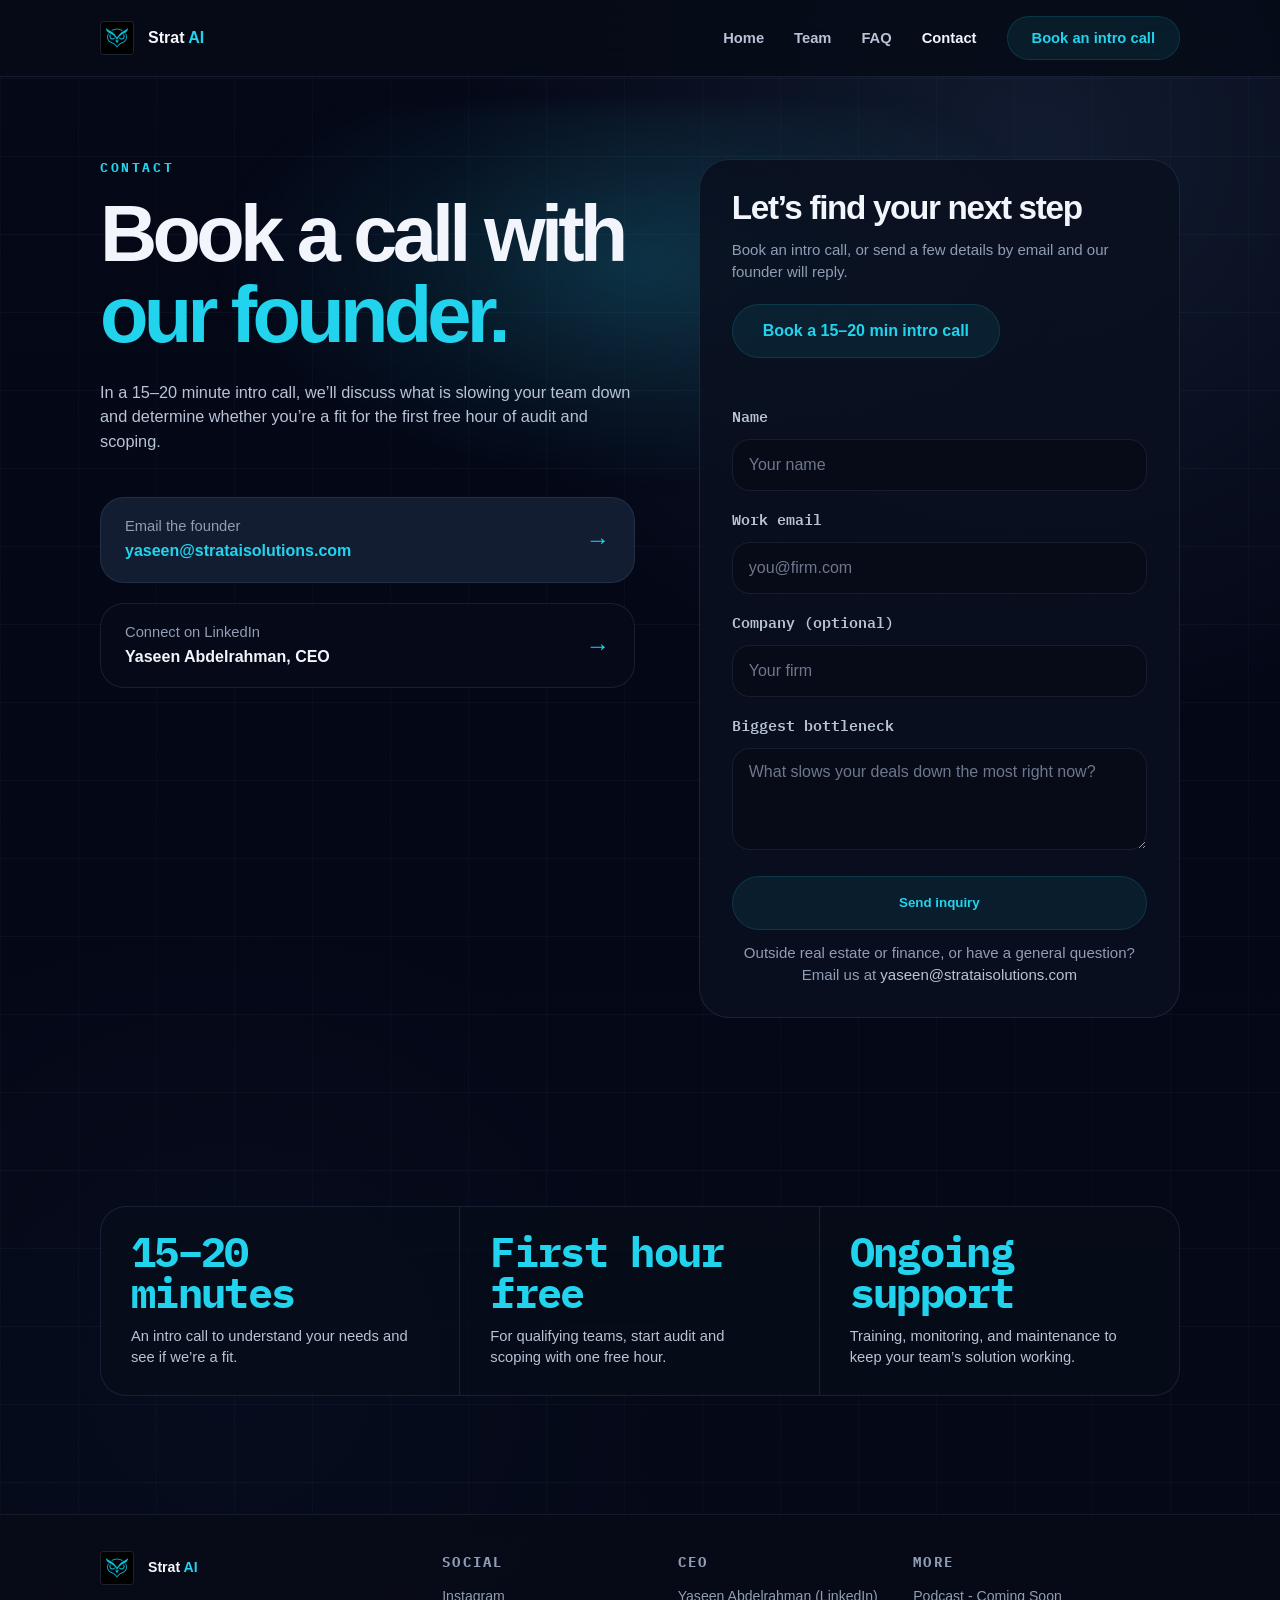
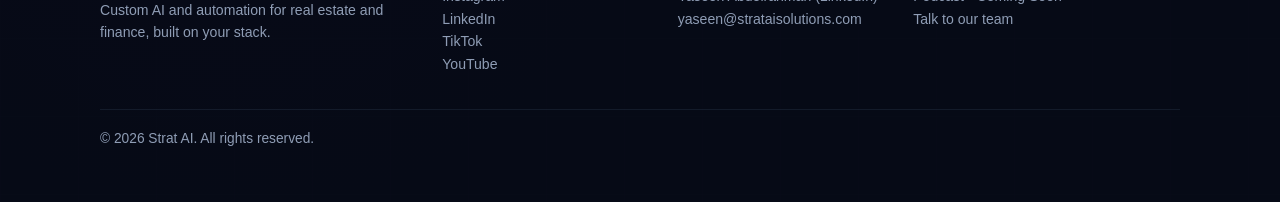
<file: contact.html>
<!doctype html>
<html lang="en">
  <head>
    <meta charset="UTF-8" />
    <meta name="viewport" content="width=device-width, initial-scale=1.0" />
    <title>Strat AI | Book an Intro Call - Strat AI Solutions</title>
    <meta
      name="description"
      content="Book a 15–20 minute intro call to discuss your operational bottlenecks and the next step with Strat AI."
    />
    <link rel="preconnect" href="https://fonts.googleapis.com" />
    <link rel="preconnect" href="https://fonts.gstatic.com" crossorigin />
    <link
      href="https://fonts.googleapis.com/css2?family=IBM+Plex+Mono:wght@400;500;600;700&display=swap"
      rel="stylesheet"
    />
    <link
      href="https://assets.calendly.com/assets/external/widget.css"
      rel="stylesheet"
    />
    <link rel="icon" href="/stratai-logo.jpg" type="image/jpeg" />
    <link rel="stylesheet" href="style.css" />
  </head>
  <body class="contact-page">
    <div class="site-shell">
      <header class="topbar">
        <div class="container topbar-inner">
          <a class="brandmark" href="index.html" aria-label="Strat AI home">
            <img src="stratai-logo.jpg" alt="Strat AI logo" class="brandmark-logo" />
            <span class="brandmark-text">Strat <span>AI</span></span>
          </a>

          <nav class="main-nav" aria-label="Primary">
            <a href="index.html">Home</a>
            <a href="index.html#team">Team</a>
            <a href="index.html#faq">FAQ</a>
            <a class="is-current" href="contact.html">Contact</a>
            <a class="nav-cta calendly-trigger" href="https://calendly.com/yaseen-strataisolutions/15-min-intro">Book an intro call</a>
          </nav>

          <button class="nav-toggle" type="button" aria-expanded="false" aria-controls="mobile-nav">
            <span></span>
            <span></span>
          </button>
        </div>

        <div class="mobile-nav" id="mobile-nav">
          <a href="index.html">Home</a>
          <a href="index.html#team">Team</a>
          <a href="index.html#faq">FAQ</a>
          <a href="contact.html">Contact</a>
          <a class="nav-cta mobile-nav-cta calendly-trigger" href="https://calendly.com/yaseen-strataisolutions/15-min-intro">Book an intro call</a>
        </div>
      </header>

      <main>
        <section class="contact-hero contact-hero-glow section-grid">
          <div class="container contact-layout">
            <div class="contact-copy reveal">
              <p class="section-kicker">Contact</p>
              <h1 class="contact-title">
                Book a call with
                <span>our founder.</span>
              </h1>
              <p class="contact-subtitle">
                In a 15–20 minute intro call, we’ll discuss what is slowing your team down and determine whether you’re a fit for the first free hour of audit and scoping.
              </p>

              <div class="contact-cards">
                <a class="contact-card contact-card-active" href="mailto:yaseen@strataisolutions.com">
                  <div>
                    <p>Email the founder</p>
                    <strong>yaseen@strataisolutions.com</strong>
                  </div>
                  <span aria-hidden="true">→</span>
                </a>

                <a class="contact-card" href="https://www.linkedin.com/in/yaseenabdelrahman/" target="_blank" rel="noreferrer">
                  <div>
                    <p>Connect on LinkedIn</p>
                    <strong>Yaseen Abdelrahman, CEO</strong>
                  </div>
                  <span aria-hidden="true">→</span>
                </a>
              </div>
            </div>

            <div class="contact-form-panel reveal" id="contact-form">
              <h2>Let’s find your next step</h2>
              <p>Book an intro call, or send a few details by email and our founder will reply.</p>

              <a class="button button-primary button-accent-ghost calendly-trigger" href="https://calendly.com/yaseen-strataisolutions/15-min-intro">Book a 15–20 min intro call</a>

              <form class="contact-form" action="https://formspree.io/f/xeaajbgw" method="post" aria-describedby="contact-status">
                <label>
                  <span>Name</span>
                  <input type="text" name="name" placeholder="Your name" autocomplete="name" required maxlength="200" />
                </label>

                <label>
                  <span>Work email</span>
                  <input type="email" name="email" placeholder="you@firm.com" autocomplete="email" required maxlength="254" />
                </label>

                <label>
                  <span>Company (optional)</span>
                  <input type="text" name="company" placeholder="Your firm" autocomplete="organization" maxlength="200" />
                </label>

                <label>
                  <span>Biggest bottleneck</span>
                  <textarea name="message" rows="4" placeholder="What slows your deals down the most right now?" required maxlength="5000"></textarea>
                </label>

                <input class="contact-honeypot" type="text" name="_gotcha" tabindex="-1" autocomplete="off" aria-hidden="true" />
                <input type="hidden" name="_subject" value="New Strat AI website inquiry" />
                <button class="button button-primary button-accent-ghost contact-submit" type="submit">Send inquiry</button>
                <p class="contact-status" id="contact-status" role="status" aria-live="polite" aria-atomic="true"></p>
              </form>

              <p class="contact-form-note">
                Outside real estate or finance, or have a general question? Email us at
                <a href="mailto:yaseen@strataisolutions.com">yaseen@strataisolutions.com</a>
              </p>
            </div>
          </div>
        </section>

        <section class="section">
          <div class="container">
            <div class="contact-metrics reveal">
              <article class="contact-metric">
                <strong>15–20 minutes</strong>
                <p>An intro call to understand your needs and see if we’re a fit.</p>
              </article>
              <article class="contact-metric">
                <strong>First hour free</strong>
                <p>For qualifying teams, start audit and scoping with one free hour.</p>
              </article>
              <article class="contact-metric">
                <strong>Ongoing support</strong>
                <p>Training, monitoring, and maintenance to keep your team’s solution working.</p>
              </article>
            </div>
          </div>
        </section>
      </main>

      <footer class="footer" id="contact">
        <div class="container footer-inner">
          <div>
            <a class="brandmark footer-brand" href="index.html">
              <img src="stratai-logo.jpg" alt="Strat AI logo" class="brandmark-logo" />
              <span class="brandmark-text">Strat <span>AI</span></span>
            </a>
            <p>Custom AI and automation for real estate and finance, built on your stack.</p>
          </div>

          <div>
            <p class="footer-heading">Social</p>
            <ul>
              <li><a href="https://www.instagram.com/strataisolutions/" target="_blank" rel="noreferrer">Instagram</a></li>
              <li><a href="https://www.linkedin.com/company/strataisolutions/posts/?feedView=all" target="_blank" rel="noreferrer">LinkedIn</a></li>
              <li><a href="https://www.tiktok.com/@stratai" target="_blank" rel="noreferrer">TikTok</a></li>
              <li><a href="https://www.youtube.com/@StratAISolutions" target="_blank" rel="noreferrer">YouTube</a></li>
            </ul>
          </div>

          <div>
            <p class="footer-heading">CEO</p>
            <ul>
              <li><a href="https://www.linkedin.com/in/yaseenabdelrahman/" target="_blank" rel="noreferrer">Yaseen Abdelrahman (LinkedIn)</a></li>
              <li><a href="mailto:yaseen@strataisolutions.com">yaseen@strataisolutions.com</a></li>
            </ul>
          </div>

          <div>
            <p class="footer-heading">More</p>
            <ul>
              <li><span>Podcast - Coming Soon</span></li>
              <li><a href="contact.html">Talk to our team</a></li>
            </ul>
          </div>
        </div>

        <div class="container footer-bottom-bar">
          <p>&copy; 2026 Strat AI. All rights reserved.</p>
        </div>
      </footer>
    </div>

    <script
      src="https://assets.calendly.com/assets/external/widget.js"
      type="text/javascript"
      async
    ></script>
    <script>
      const calendlyUrl = "https://calendly.com/yaseen-strataisolutions/15-min-intro";
      document.querySelectorAll(".calendly-trigger").forEach((link) => {
        link.addEventListener("click", (event) => {
          event.preventDefault();
          if (window.Calendly) {
            window.Calendly.initPopupWidget({ url: calendlyUrl });
          } else {
            window.open(calendlyUrl, "_blank", "noopener");
          }
        });
      });

      const toggle = document.querySelector(".nav-toggle");
      const mobileNav = document.querySelector(".mobile-nav");

      if (toggle && mobileNav) {
        toggle.addEventListener("click", () => {
          const expanded = toggle.getAttribute("aria-expanded") === "true";
          toggle.setAttribute("aria-expanded", String(!expanded));
          mobileNav.classList.toggle("is-open");
        });
      }

      const observer = new IntersectionObserver(
        (entries) => {
          entries.forEach((entry) => {
            if (entry.isIntersecting) {
              entry.target.classList.add("is-visible");
              observer.unobserve(entry.target);
            }
          });
        },
        { threshold: 0.14 }
      );

      document.querySelectorAll(".reveal").forEach((element) => observer.observe(element));
    </script>
    <script src="contact.js" defer></script>
  </body>
</html>
</file>
<file: style.css>
:root {
  --bg: #050918;
  --bg-soft: #0f192b;
  --bg-strong: #0b1324;
  --panel: rgba(12, 20, 37, 0.94);
  --panel-strong: rgba(20, 31, 52, 0.96);
  --line: rgba(119, 145, 186, 0.16);
  --line-strong: rgba(119, 145, 186, 0.24);
  --text: #f2f5fb;
  --text-soft: #b8c3d6;
  --text-muted: #8f9db5;
  --accent: #6ecbf3;
  --accent-text: #22d3ee;
  --accent-soft: rgba(110, 203, 243, 0.16);
  --accent-ui: #22344f;
  --shadow: 0 24px 70px rgba(0, 0, 0, 0.28);
  --radius-lg: 28px;
  --radius-md: 22px;
  --radius-sm: 999px;
  --container: 1140px;
  --grid-x: 50%;
  --grid-y: 50%;
  --grid-rotate-x: 0deg;
  --grid-rotate-y: 0deg;
}

*,
*::before,
*::after {
  box-sizing: border-box;
}

html {
  scroll-behavior: smooth;
}

body {
  margin: 0;
  color: var(--text);
  font-family: Inter, "Segoe UI", Arial, sans-serif;
  background:
    linear-gradient(rgba(120, 151, 194, 0.055) 1px, transparent 1px),
    linear-gradient(90deg, rgba(120, 151, 194, 0.04) 1px, transparent 1px),
    radial-gradient(circle at 81% 8%, rgba(44, 67, 99, 0.32), transparent 30%),
    radial-gradient(circle at 18% 76%, rgba(13, 25, 47, 0.28), transparent 26%),
    linear-gradient(180deg, #050817, #040716 40%, #050918 100%);
  background-size: 78px 78px, 78px 78px, auto, auto, auto;
}

a {
  color: inherit;
  text-decoration: none;
}

img {
  display: block;
  max-width: 100%;
}

video {
  display: block;
  width: 100%;
}

ul {
  margin: 0;
  padding: 0;
  list-style: none;
}

p,
h1,
h2,
h3 {
  margin: 0;
}

.site-shell {
  min-height: 100vh;
  position: relative;
  z-index: 1;
}

.interactive-grid {
  position: fixed;
  inset: 0;
  overflow: hidden;
  pointer-events: none;
  perspective: 1400px;
  z-index: 0;
}

.interactive-grid-base,
.interactive-grid-bulge,
.interactive-grid-glow {
  position: absolute;
  inset: -6%;
  transform-style: preserve-3d;
  will-change: transform, background;
}

.interactive-grid-base {
  background:
    linear-gradient(rgba(120, 151, 194, 0.055) 1px, transparent 1px),
    linear-gradient(90deg, rgba(120, 151, 194, 0.04) 1px, transparent 1px);
  background-size: 78px 78px, 78px 78px;
  transform:
    rotateX(var(--grid-rotate-x))
    rotateY(var(--grid-rotate-y))
    scale(1.03);
  opacity: 0.55;
}

.interactive-grid-bulge {
  background:
    radial-gradient(
      320px 220px at var(--grid-x) var(--grid-y),
      rgba(255, 255, 255, 0.06) 0%,
      rgba(120, 151, 194, 0.07) 18%,
      rgba(34, 211, 238, 0.05) 32%,
      rgba(0, 0, 0, 0) 72%
    );
  transform:
    translateZ(70px)
    rotateX(calc(var(--grid-rotate-x) * 0.5))
    rotateY(calc(var(--grid-rotate-y) * 0.5));
  filter: blur(4px);
  opacity: 0.85;
}

.interactive-grid-glow {
  background:
    radial-gradient(
      420px 320px at var(--grid-x) var(--grid-y),
      rgba(34, 211, 238, 0.12) 0%,
      rgba(37, 99, 235, 0.1) 20%,
      rgba(37, 99, 235, 0.04) 42%,
      rgba(0, 0, 0, 0) 70%
    );
  transform:
    translateZ(110px)
    rotateX(calc(var(--grid-rotate-x) * 0.35))
    rotateY(calc(var(--grid-rotate-y) * 0.35));
  filter: blur(16px);
  opacity: 0.9;
}

.container {
  width: min(var(--container), calc(100% - 128px));
  margin: 0 auto;
}

.section {
  padding: 118px 0;
}

.section-grid {
  position: relative;
}

.section-grid::before,
.section-contrast::before {
  content: "";
  position: absolute;
  inset: 0;
  pointer-events: none;
  border-top: 1px solid rgba(119, 145, 186, 0.08);
}

.section-contrast {
  position: relative;
  background: rgba(17, 26, 44, 0.88);
}

.home-page .section-contrast {
  background: transparent;
}

.home-page .container {
  width: min(1080px, calc(100% - 168px));
}

.about-page .container {
  width: min(1080px, calc(100% - 168px));
}

.faq-page .container {
  width: min(1080px, calc(100% - 168px));
}

.contact-page .container {
  width: min(1080px, calc(100% - 168px));
}

.home-page .section-kicker,
.home-page .matrix-index,
.home-page .pipeline-status,
.home-page .pipeline-card-brand span,
.home-page .info-card-number,
.home-page .info-card-tag,
.home-page .panel-kicker,
.home-page .hero-text strong,
.home-page .pipeline-metrics strong,
.home-page .metric strong,
.home-page .price-card h3 span,
.home-page .faq-index {
  font-family: "IBM Plex Mono", "SFMono-Regular", Consolas, "Liberation Mono", monospace;
}

.home-page .section::before,
.home-page .section-grid::before,
.home-page .section-contrast::before {
  display: none;
}

.about-page .section::before,
.about-page .section-grid::before,
.about-page .section-contrast::before {
  display: none;
}

.about-page .section-contrast {
  background: transparent;
}

.faq-page .section::before,
.faq-page .section-grid::before,
.faq-page .section-contrast::before {
  display: none;
}

.faq-page .section-contrast {
  background: transparent;
}

.contact-page .section::before,
.contact-page .section-grid::before,
.contact-page .section-contrast::before {
  display: none;
}

.contact-page .section-contrast {
  background: transparent;
}

.home-book-call {
  position: relative;
  overflow: hidden;
}

.home-custom-builds {
  position: relative;
  overflow: hidden;
}

.home-outcomes {
  position: relative;
  overflow: hidden;
}

.home-outcomes::after {
  content: "";
  position: absolute;
  left: 50%;
  bottom: 92px;
  width: 760px;
  height: 220px;
  transform: translateX(-50%);
  pointer-events: none;
  background:
    radial-gradient(ellipse at 50% 50%, rgba(34, 211, 238, 0.12), transparent 62%),
    radial-gradient(ellipse at 50% 50%, rgba(34, 211, 238, 0.05), transparent 40%);
  filter: blur(10px);
  border-radius: 999px;
}

.home-outcomes > .container {
  position: relative;
  z-index: 1;
}

.home-who-help {
  position: relative;
  overflow: hidden;
}

.home-who-help::after {
  content: "";
  position: absolute;
  left: 50%;
  bottom: -180px;
  width: 980px;
  height: 420px;
  transform: translateX(-50%);
  pointer-events: none;
  background:
    radial-gradient(ellipse at 50% 48%, rgba(34, 211, 238, 0.14), transparent 62%),
    radial-gradient(ellipse at 50% 48%, rgba(34, 211, 238, 0.06), transparent 40%);
  filter: blur(10px);
  border-radius: 999px;
}

.home-who-help > .container {
  position: relative;
  z-index: 1;
}

.home-bottlenecks {
  position: relative;
  overflow: hidden;
}

.home-bottlenecks::after {
  content: "";
  position: absolute;
  left: 50%;
  top: -180px;
  width: 980px;
  height: 420px;
  transform: translateX(-50%);
  pointer-events: none;
  background:
    radial-gradient(ellipse at 50% 52%, rgba(34, 211, 238, 0.14), transparent 62%),
    radial-gradient(ellipse at 50% 52%, rgba(34, 211, 238, 0.06), transparent 40%);
  filter: blur(10px);
  border-radius: 999px;
}

.home-bottlenecks > .container {
  position: relative;
  z-index: 1;
}

.home-custom-builds::after {
  content: "";
  position: absolute;
  inset: auto 0 -160px;
  height: 340px;
  pointer-events: none;
  background:
    radial-gradient(ellipse at 50% 100%, rgba(37, 99, 235, 0.16), transparent 62%),
    radial-gradient(ellipse at 50% 100%, rgba(34, 211, 238, 0.07), transparent 40%);
}

.home-custom-builds > .container {
  position: relative;
  z-index: 1;
}

.home-book-call::after {
  content: "";
  position: absolute;
  inset: -180px 0 -80px;
  pointer-events: none;
  background:
    radial-gradient(ellipse at 50% 34%, rgba(37, 99, 235, 0.14), transparent 42%),
    radial-gradient(ellipse at 50% 32%, rgba(34, 211, 238, 0.06), transparent 28%);
}

.home-book-call > .container {
  position: relative;
  z-index: 1;
}

.topbar {
  position: sticky;
  top: 0;
  z-index: 20;
  backdrop-filter: blur(18px);
  background: rgba(7, 11, 23, 0.84);
  border-bottom: 1px solid rgba(119, 145, 186, 0.14);
}

.topbar-inner {
  display: flex;
  align-items: center;
  justify-content: space-between;
  min-height: 76px;
  gap: 24px;
}

.brandmark {
  display: inline-flex;
  align-items: center;
  gap: 14px;
  font-weight: 700;
  font-size: 1rem;
}

.brandmark-logo {
  width: 34px;
  height: 34px;
  object-fit: cover;
  border-radius: 4px;
  border: 1px solid rgba(119, 145, 186, 0.2);
  background: #04070f;
}

.brandmark-text {
  color: #f6f8fc;
}

.brandmark-text span {
  color: var(--accent-text);
}

.main-nav {
  display: flex;
  align-items: center;
  gap: 30px;
  color: var(--text-soft);
  font-size: 0.92rem;
  font-weight: 600;
}

.main-nav a:hover,
.footer a:hover {
  color: var(--accent);
}

.main-nav .is-current {
  color: var(--text);
}

.nav-cta,
.button {
  display: inline-flex;
  align-items: center;
  justify-content: center;
  min-height: 54px;
  padding: 0 30px;
  border-radius: var(--radius-sm);
  border: 1px solid var(--line-strong);
  font-weight: 700;
  transition: transform 180ms ease, border-color 180ms ease, background 180ms ease, color 180ms ease;
}

.nav-cta {
  min-height: 44px;
  padding: 0 24px;
  background: rgba(34, 211, 238, 0.08);
  border-color: rgba(34, 211, 238, 0.14);
  color: var(--accent-text);
}

.button:hover,
.nav-cta:hover {
  transform: translateY(-1px);
  border-color: rgba(111, 212, 251, 0.32);
}

.button-primary {
  background: var(--accent);
  color: #09111d;
  border-color: transparent;
}

.button-accent-ghost {
  background: rgba(34, 211, 238, 0.08);
  border-color: rgba(34, 211, 238, 0.14);
  color: var(--accent-text);
}

.button-secondary {
  background: transparent;
  color: var(--text);
}

.button-full {
  width: 100%;
}

.nav-toggle,
.mobile-nav {
  display: none;
}

.hero {
  padding: 74px 0 78px;
}

.hero-layout {
  display: grid;
  grid-template-columns: minmax(0, 1.1fr) minmax(340px, 0.78fr);
  gap: 64px;
  align-items: center;
  min-height: calc(100vh - 104px);
}

.eyebrow-pill {
  display: inline-flex;
  align-items: center;
  gap: 12px;
  min-height: 34px;
  padding: 0 16px;
  border-radius: var(--radius-sm);
  border: 1px solid var(--line);
  color: var(--text-soft);
  font-size: 0.88rem;
  font-weight: 600;
}

.eyebrow-dot {
  width: 8px;
  height: 8px;
  border-radius: 50%;
  background: var(--accent);
}

.hero-copy {
  max-width: 720px;
}

.hero-copy-glow {
  position: relative;
}

.hero-copy-glow::before {
  content: "";
  position: absolute;
  top: 18px;
  left: -100px;
  width: 900px;
  height: 520px;
  pointer-events: none;
  background:
    radial-gradient(ellipse at 42% 42%, rgba(34, 211, 238, 0.16), transparent 64%),
    radial-gradient(ellipse at 42% 42%, rgba(34, 211, 238, 0.08), transparent 44%);
  filter: blur(10px);
  border-radius: 999px;
}

.hero-copy-glow > * {
  position: relative;
  z-index: 1;
}

.hero-title {
  margin-top: 28px;
  font-size: clamp(3.9rem, 7vw, 5.4rem);
  line-height: 0.96;
  letter-spacing: -0.06em;
  text-wrap: balance;
  font-family: Inter, "Segoe UI", Arial, sans-serif;
  font-weight: 600;
}

.hero-title span,
.hero-text strong,
.metric strong,
.pipeline-metrics strong,
.info-card-number {
  color: var(--accent-text);
}

.hero-title span {
  display: block;
}

.hero-text {
  margin-top: 28px;
  max-width: 650px;
  color: var(--text-soft);
  font-size: 1rem;
  line-height: 1.55;
}

.hero-actions {
  display: flex;
  flex-wrap: wrap;
  gap: 14px;
  margin-top: 34px;
}

.hero-meta {
  display: flex;
  flex-wrap: wrap;
  gap: 14px 28px;
  margin-top: 30px;
  color: var(--text-muted);
  font-size: 0.92rem;
  line-height: 1.65;
}

.hero-meta span:first-child {
  color: var(--accent);
}

.hero-meta-highlight {
  color: var(--text-soft);
}

.hero-meta span:not(:last-child)::after {
  content: "/";
  margin-left: 18px;
  color: rgba(111, 212, 251, 0.7);
}

.pipeline-card {
  padding: 26px 24px 22px;
  border-radius: 26px;
  border: 1px solid var(--line);
  background:
    linear-gradient(180deg, rgba(16, 25, 43, 0.98), rgba(13, 21, 37, 0.96)),
    rgba(12, 20, 33, 0.96);
  box-shadow: var(--shadow);
}

.pipeline-card-header,
.pipeline-card-brand,
.pipeline-row,
.pipeline-metrics {
  display: flex;
  align-items: center;
}

.pipeline-card-header,
.pipeline-row,
.pipeline-metrics {
  justify-content: space-between;
}

.pipeline-card-brand {
  gap: 16px;
}

.pipeline-card-brand img {
  width: 42px;
  height: 42px;
  border-radius: 4px;
}

.pipeline-card-brand span,
.pipeline-status,
.info-card-tag,
.panel-kicker,
.section-kicker,
.matrix-index {
  text-transform: uppercase;
  letter-spacing: 0.2em;
  font-size: 0.82rem;
}

.pipeline-card-brand span,
.info-card-tag,
.panel-kicker {
  color: var(--text-muted);
}

.pipeline-status,
.section-kicker,
.matrix-index {
  color: var(--accent-text);
}

.pipeline-list {
  display: grid;
  gap: 14px;
  margin-top: 18px;
  padding-top: 20px;
  border-top: 1px solid rgba(119, 145, 186, 0.12);
}

.pipeline-row {
  min-height: 50px;
  padding: 0 18px;
  border-radius: 16px;
  border: 1px solid rgba(119, 145, 186, 0.12);
  background: rgba(24, 34, 56, 0.74);
  color: var(--text-soft);
  font-size: 0.92rem;
  opacity: 0;
  transform: translate3d(36px, 0, 0);
  animation: pipelineSlideIn 700ms cubic-bezier(0.2, 0.8, 0.2, 1) forwards;
}

.pipeline-row:nth-child(1) { animation-delay: 120ms; }
.pipeline-row:nth-child(2) { animation-delay: 240ms; }
.pipeline-row:nth-child(3) { animation-delay: 360ms; }
.pipeline-row:nth-child(4) { animation-delay: 480ms; }

.pipeline-row span:last-child {
  color: var(--text-muted);
  text-transform: uppercase;
  letter-spacing: 0.12em;
  font-size: 0.8rem;
  font-weight: 700;
}

.pipeline-row-active {
  background: rgba(38, 56, 84, 0.96);
  border-color: rgba(110, 203, 243, 0.2);
}

.pipeline-row-active span {
  color: var(--accent-text);
}

.pipeline-metrics {
  gap: 18px;
  margin-top: 18px;
  padding-top: 18px;
  border-top: 1px solid rgba(119, 145, 186, 0.12);
}

.pipeline-metrics div {
  flex: 1;
}

.pipeline-metrics strong {
  display: block;
  margin-bottom: 4px;
  font-size: 1.35rem;
  line-height: 1;
}

.pipeline-metrics span {
  color: var(--text-muted);
  font-size: 0.86rem;
}

.section-heading {
  max-width: 820px;
}

.section-kicker {
  margin-bottom: 18px;
  font-weight: 700;
}

.section-heading h2,
.split-copy h2,
.video-copy h2,
.sprint-copy h2,
.custom-card h2,
.book-call h2 {
  font-size: clamp(2.45rem, 3.6vw, 3.5rem);
  line-height: 1.05;
  letter-spacing: -0.05em;
  font-family: Inter, "Segoe UI", Arial, sans-serif;
  font-weight: 600;
}

.section-heading p:last-child,
.split-copy p:last-child,
.video-copy p:last-child,
.book-call > p:last-of-type,
.custom-card p,
.price-card p,
.panel p,
.matrix-cell p,
.metric p {
  color: var(--text-soft);
  font-size: 0.98rem;
  line-height: 1.55;
}

.section-heading p:last-child {
  margin-top: 26px;
  max-width: 760px;
}

.triple-cards {
  display: grid;
  grid-template-columns: repeat(3, minmax(0, 1fr));
  gap: 24px;
  margin-top: 72px;
}

.info-card,
.panel,
.matrix,
.price-card,
.custom-card,
.video-panel {
  border: 1px solid var(--line);
}

.info-card,
.panel,
.price-card,
.custom-card {
  border-radius: var(--radius-md);
  background: var(--panel);
}

.info-card {
  min-height: 284px;
  padding: 30px 34px 32px;
}

.info-card-top {
  display: flex;
  justify-content: space-between;
  align-items: center;
}

.info-card-number {
  font-size: 3rem;
  line-height: 1;
  letter-spacing: -0.04em;
  color: #2d6f93;
  transition: color 180ms ease;
}

.info-card:hover .info-card-number {
  color: var(--accent-text);
}

.info-card h3,
.matrix-cell h3,
.panel h3 {
  font-size: 1.2rem;
  line-height: 1.3;
}

.info-card h3 {
  margin-top: 36px;
  font-size: 1.85rem;
  font-weight: 600;
}

.info-card p {
  margin-top: 20px;
  color: var(--text-soft);
  font-size: 1.02rem;
  line-height: 1.58;
}

.split-showcase {
  display: grid;
  grid-template-columns: minmax(0, 1fr) minmax(460px, 0.94fr);
  gap: 64px;
  align-items: start;
}

.split-copy h2,
.video-copy h2,
.sprint-copy h2 {
  max-width: 700px;
}

.split-copy p:last-child {
  margin-top: 28px;
  max-width: 640px;
}

.fit-grid {
  display: grid;
  grid-template-columns: repeat(2, minmax(0, 1fr));
  gap: 22px;
  align-items: start;
  max-width: 620px;
  justify-self: end;
}

.panel {
  padding: 28px 30px 30px;
}

.panel-emphasis,
.price-card,
.custom-card-emphasis {
  background: var(--panel-strong);
}

.panel h3 {
  margin-bottom: 18px;
  color: var(--accent-text);
  text-transform: uppercase;
  letter-spacing: 0.14em;
}

.fit-grid .panel:not(.panel-emphasis) h3 {
  color: var(--text-muted);
}

.panel ul,
.custom-card ul {
  display: grid;
  gap: 16px;
  color: var(--text-soft);
  font-size: 0.98rem;
  line-height: 1.4;
}

.fit-list {
  gap: 20px;
}

.fit-label {
  color: var(--text-muted);
  display: inline;
}

.fit-value {
  color: var(--text-soft);
}

.fit-grid .panel {
  aspect-ratio: 1 / 1;
  padding: 28px 30px 30px;
  display: flex;
  flex-direction: column;
  justify-content: flex-start;
  width: 100%;
}

.fit-grid .panel h3 {
  margin-bottom: 20px;
}

.fit-grid .panel ul {
  gap: 18px;
  font-size: 0.94rem;
  line-height: 1.42;
}

.fit-grid .panel li {
  max-width: none;
}

.fit-grid .panel-emphasis li {
  max-width: none;
}

.matrix {
  display: grid;
  grid-template-columns: repeat(3, minmax(0, 1fr));
  overflow: hidden;
  margin-top: 60px;
  border-radius: 26px;
  background: rgba(8, 13, 26, 0.74);
}

.matrix-cell {
  min-height: 240px;
  padding: 36px 34px 34px;
  border-right: 1px solid var(--line);
  border-bottom: 1px solid var(--line);
}

.matrix-cell:nth-child(3n) {
  border-right: 0;
}

.matrix-cell:nth-last-child(-n + 3) {
  border-bottom: 0;
}

.matrix-cell h3 {
  margin-top: 28px;
  font-size: 1.1rem;
}

.matrix-cell p {
  margin-top: 14px;
  max-width: 320px;
}

.section-outcomes .section-heading {
  max-width: none;
}

.metrics {
  display: grid;
  grid-template-columns: repeat(3, minmax(0, 1fr));
  gap: 0;
  margin-top: 56px;
}

.metric {
  padding: 0 30px 0 30px;
  border-left: 1px solid var(--line-strong);
}

.metric:first-child {
  border-left: 0;
}

.metric strong {
  display: block;
  max-width: 280px;
  font-size: clamp(2.4rem, 4.2vw, 4rem);
  line-height: 0.94;
  letter-spacing: -0.05em;
}

.metric p {
  margin-top: 18px;
  max-width: 320px;
}

.outcomes-note {
  margin-top: 56px;
  max-width: 860px;
  color: var(--text-muted);
  font-size: 1.05rem;
  line-height: 1.5;
}

.integration-pills {
  display: flex;
  flex-wrap: wrap;
  gap: 14px;
  margin-top: 56px;
}

.integration-pills span {
  display: inline-flex;
  align-items: center;
  min-height: 50px;
  padding: 0 24px;
  border-radius: var(--radius-sm);
  border: 1px solid var(--line);
  background: rgba(10, 16, 31, 0.7);
  color: var(--text-soft);
  font-size: 0.96rem;
  font-weight: 600;
  transition: color 180ms ease, border-color 180ms ease, background 180ms ease;
}

.integration-pills span:hover {
  color: var(--accent-text);
  border-color: rgba(34, 211, 238, 0.18);
  background: rgba(34, 211, 238, 0.05);
}

.video-layout,
.sprint-layout,
.custom-grid,
.footer-inner {
  display: grid;
}

.video-layout {
  grid-template-columns: minmax(0, 0.9fr) minmax(420px, 1.06fr);
  gap: 64px;
  align-items: center;
}

.video-copy p:last-child {
  margin-top: 28px;
  max-width: 560px;
}

.video-panel {
  overflow: hidden;
  border-radius: 32px;
  background: rgba(19, 28, 47, 0.88);
  box-shadow: var(--shadow);
}

.sprint-layout {
  grid-template-columns: minmax(0, 0.94fr) minmax(0, 1.18fr);
  gap: 56px;
  align-items: start;
}

.price-card {
  margin-top: 42px;
  max-width: 680px;
  padding: 28px 28px 30px;
  background: rgba(34, 211, 238, 0.08);
  border-color: rgba(34, 211, 238, 0.14);
}

.price-card h3 {
  font-size: 1.55rem;
  color: var(--text-muted);
}

.price-card h3 span {
  color: var(--accent-text);
  font-size: clamp(2.6rem, 4.2vw, 3.5rem);
  letter-spacing: -0.06em;
}

.price-card p {
  margin-top: 14px;
  font-size: 0.94rem;
}

.price-card .button {
  margin-top: 24px;
}

.sprint-panels {
  display: grid;
  grid-template-columns: repeat(3, minmax(0, 1fr));
  gap: 22px;
}

.sprint-panels > .panel:not(.panel-wide) {
  aspect-ratio: 1 / 1;
  padding: 24px 24px 22px;
}

.sprint-panels > .panel:not(.panel-wide) h3 {
  font-size: 1.05rem;
  line-height: 1.25;
  letter-spacing: 0.12em;
}

.sprint-panels > .panel:not(.panel-wide) p {
  font-size: 0.92rem;
  line-height: 1.45;
}

.panel-wide {
  grid-column: 1 / -1;
}

.panel-kicker {
  margin-bottom: 24px;
  color: var(--text-muted);
  font-weight: 700;
}

.success-grid {
  display: grid;
  grid-template-columns: repeat(3, minmax(0, 1fr));
  gap: 24px;
}

.custom-grid {
  grid-template-columns: repeat(2, minmax(0, 1fr));
  gap: 24px;
}

.custom-card {
  display: flex;
  flex-direction: column;
  min-height: 560px;
  padding: 36px 38px;
}

.custom-lead {
  margin-top: 16px;
  font-size: 1.12rem;
}

.custom-card ul {
  margin-top: 30px;
}

.custom-card p:last-of-type {
  margin-top: 34px;
}

.custom-card .button {
  margin-top: auto;
  color: var(--accent-text);
}

.book-call {
  text-align: center;
}

.book-call .section-kicker {
  justify-content: center;
}

.book-call h2 {
  max-width: 760px;
  margin: 0 auto;
}

.book-call > p:last-of-type {
  max-width: 700px;
  margin: 24px auto 0;
}

.book-call-actions {
  display: flex;
  justify-content: center;
  flex-wrap: wrap;
  gap: 16px;
  margin-top: 34px;
}

.footer {
  padding: 36px 0 52px;
  border-top: 1px solid rgba(119, 145, 186, 0.12);
  background: rgba(7, 11, 23, 0.9);
}

.footer-inner {
  grid-template-columns: 1.2fr 0.8fr 0.8fr 1fr;
  gap: 22px;
}

.footer-brand {
  margin-bottom: 14px;
}

.footer p,
.footer li,
.footer a {
  color: var(--text-muted);
  font-size: 0.88rem;
  line-height: 1.6;
}

.footer-heading {
  margin-bottom: 12px;
  color: var(--text-soft);
  font-size: 0.8rem;
  letter-spacing: 0.16em;
  text-transform: uppercase;
  font-weight: 700;
}

.reveal {
  opacity: 0;
  transform: translateY(22px);
  transition: opacity 500ms ease, transform 500ms ease;
}

.reveal.is-visible {
  opacity: 1;
  transform: translateY(0);
}

@keyframes pipelineSlideIn {
  from {
    opacity: 0;
    transform: translate3d(36px, 0, 0);
  }

  to {
    opacity: 1;
    transform: translate3d(0, 0, 0);
  }
}

.about-hero {
  padding: 104px 0 86px;
}

.about-hero-glow {
  position: relative;
  overflow: hidden;
}

.about-hero-glow::after {
  content: "";
  position: absolute;
  left: 50%;
  top: 28px;
  width: 980px;
  height: 420px;
  transform: translateX(-50%);
  pointer-events: none;
  background:
    radial-gradient(ellipse at 50% 38%, rgba(34, 211, 238, 0.14), transparent 62%),
    radial-gradient(ellipse at 50% 38%, rgba(34, 211, 238, 0.06), transparent 40%);
  filter: blur(10px);
  border-radius: 999px;
}

.about-hero-glow > .container {
  position: relative;
  z-index: 1;
}

.about-hero-inner {
  max-width: 1020px;
}

.about-title {
  font-size: clamp(4rem, 7vw, 5.9rem);
  line-height: 1.02;
  letter-spacing: -0.06em;
  font-family: Inter, "Segoe UI", Arial, sans-serif;
  font-weight: 600;
}

.about-title span {
  color: var(--accent-text);
}

.about-subtitle {
  max-width: 980px;
  margin-top: 30px;
  color: var(--text-soft);
  font-size: 1.18rem;
  line-height: 1.5;
}

.principles-strip {
  display: grid;
  grid-template-columns: repeat(3, minmax(0, 1fr));
  overflow: hidden;
  border: 1px solid var(--line);
  border-radius: 26px;
  background: rgba(8, 13, 26, 0.72);
}

.principle {
  min-height: 250px;
  padding: 36px 38px;
  border-right: 1px solid var(--line);
}

.principle:last-child {
  border-right: 0;
}

.principle h2 {
  color: var(--accent-text);
  font-size: 1.2rem;
  line-height: 1.25;
  font-family: Inter, "Segoe UI", Arial, sans-serif;
  font-weight: 600;
}

.principle p {
  margin-top: 26px;
  color: var(--text-soft);
  font-size: 1.02rem;
  line-height: 1.5;
  max-width: 280px;
}

.about-video-block .section-heading {
  max-width: none;
  margin-bottom: 48px;
}

.about-video-panel {
  overflow: hidden;
  max-width: 1160px;
  margin: 0 auto;
  border: 1px solid var(--line);
  border-radius: 32px;
  background: rgba(19, 28, 47, 0.88);
  box-shadow: var(--shadow);
}

.founder-layout {
  display: grid;
  grid-template-columns: minmax(300px, 360px) minmax(0, 1fr);
  gap: 50px;
  align-items: start;
}

.founder-portrait {
  width: min(300px, 100%);
  aspect-ratio: 1 / 1;
  margin-bottom: 18px;
  border-radius: 50%;
  border: 1.5px solid rgba(34, 211, 238, 0.82);
  background:
    radial-gradient(circle at 30% 30%, rgba(34, 211, 238, 0.08), transparent 58%),
    rgba(12, 20, 37, 0.96);
  box-shadow: 0 20px 56px rgba(0, 0, 0, 0.22);
  overflow: hidden;
}

.founder-portrait img {
  width: 100%;
  height: 100%;
  object-fit: cover;
}

.founder-meta h2 {
  margin-top: 10px;
  font-size: clamp(2.3rem, 3.9vw, 3.3rem);
  line-height: 1;
  letter-spacing: -0.04em;
}

.founder-role {
  margin-top: 10px;
  color: var(--text-muted);
  font-size: 0.96rem;
  letter-spacing: 0.08em;
}

.founder-link {
  display: inline-flex;
  align-items: center;
  gap: 14px;
  margin-top: 20px;
  color: var(--accent-text);
  font-size: 0.96rem;
  font-weight: 600;
}

.founder-link-icon {
  display: inline-flex;
  align-items: center;
  justify-content: center;
  width: 38px;
  height: 38px;
  border: 1.5px solid rgba(34, 211, 238, 0.82);
  border-radius: 9px;
  font-family: "IBM Plex Mono", "SFMono-Regular", Consolas, "Liberation Mono", monospace;
  font-size: 1rem;
  font-weight: 700;
  line-height: 1;
  text-transform: lowercase;
}

.founder-copy {
  display: grid;
  gap: 10px;
  min-height: 100%;
  padding-left: 46px;
  padding-top: 12px;
  align-content: start;
  position: relative;
}

.founder-copy::before {
  content: "";
  position: absolute;
  left: 0;
  top: 15px;
  width: 1px;
  height: 236px;
  background: rgba(119, 145, 186, 0.22);
}

.founder-copy p {
  max-width: 900px;
  color: var(--text-soft);
  font-size: clamp(1.02rem, 1.4vw, 1.16rem);
  line-height: 1.58;
  margin: 0;
}

.about-cta {
  text-align: center;
}

.about-book-call {
  position: relative;
  overflow: hidden;
}

.about-book-call::after {
  content: "";
  position: absolute;
  inset: -180px 0 -80px;
  pointer-events: none;
  background:
    radial-gradient(ellipse at 50% 34%, rgba(37, 99, 235, 0.14), transparent 42%),
    radial-gradient(ellipse at 50% 32%, rgba(34, 211, 238, 0.06), transparent 28%);
}

.about-book-call > .container {
  position: relative;
  z-index: 1;
}

.about-cta h2 {
  font-size: clamp(2.8rem, 4vw, 4rem);
  line-height: 1.08;
  letter-spacing: -0.05em;
}

.about-cta p {
  max-width: 760px;
  margin: 22px auto 0;
  color: var(--text-soft);
  font-size: 1.08rem;
  line-height: 1.5;
}

.about-cta .button {
  margin-top: 32px;
}

.about-page .section-kicker,
.about-page .panel h3,
.about-page .founder-role,
.about-page .footer-heading {
  font-family: "Andale Mono", AndaleMono, "Lucida Console", "Courier New", monospace;
}

.footer-inner-compact {
  grid-template-columns: 1.2fr 0.9fr 1fr;
}

.footer-bottom-bar {
  display: flex;
  justify-content: space-between;
  gap: 20px;
  margin-top: 34px;
  padding-top: 18px;
  border-top: 1px solid rgba(119, 145, 186, 0.12);
}

.footer-bottom-bar p {
  color: var(--text-muted);
  font-size: 0.86rem;
}

.faq-hero {
  padding: 104px 0 52px;
}

.faq-hero-glow {
  position: relative;
  overflow: hidden;
}

.faq-hero-glow::after {
  content: "";
  position: absolute;
  left: 50%;
  top: 28px;
  width: 900px;
  height: 360px;
  transform: translateX(-50%);
  pointer-events: none;
  background:
    radial-gradient(ellipse at 50% 38%, rgba(34, 211, 238, 0.14), transparent 62%),
    radial-gradient(ellipse at 50% 38%, rgba(34, 211, 238, 0.06), transparent 40%);
  filter: blur(10px);
  border-radius: 999px;
}

.faq-hero-glow > .container {
  position: relative;
  z-index: 1;
}

.faq-hero-inner {
  max-width: 900px;
}

.faq-title {
  font-size: clamp(4rem, 7vw, 5.9rem);
  line-height: 1.02;
  letter-spacing: -0.06em;
  font-family: Inter, "Segoe UI", Arial, sans-serif;
  font-weight: 600;
}

.faq-title span {
  color: var(--accent-text);
}

.faq-layout {
  max-width: 1040px;
}

.faq-list {
  border-top: 1px solid rgba(119, 145, 186, 0.12);
}

.faq-item {
  border-bottom: 1px solid rgba(119, 145, 186, 0.12);
}

.faq-item summary {
  display: grid;
  grid-template-columns: auto 1fr auto;
  align-items: center;
  gap: 22px;
  padding: 28px 4px 28px 0;
  cursor: pointer;
  list-style: none;
}

.faq-page .section-kicker,
.faq-page .faq-index,
.faq-page .footer-heading {
  font-family: "Andale Mono", AndaleMono, "Lucida Console", "Courier New", monospace;
}

.faq-item summary::-webkit-details-marker {
  display: none;
}

.faq-index {
  color: var(--accent-text);
  font-size: 0.95rem;
  font-weight: 700;
  letter-spacing: 0.08em;
}

.faq-question {
  color: var(--text);
  font-size: clamp(1.34rem, 2vw, 1.56rem);
  line-height: 1.28;
  font-weight: 700;
}

.faq-icon {
  position: relative;
  width: 34px;
  height: 34px;
  border: 1px solid rgba(119, 145, 186, 0.18);
  border-radius: 50%;
}

.faq-icon::before,
.faq-icon::after {
  content: "";
  position: absolute;
  left: 50%;
  top: 50%;
  background: var(--accent-text);
  transform: translate(-50%, -50%);
}

.faq-icon::before {
  width: 10px;
  height: 1.5px;
}

.faq-icon::after {
  width: 1.5px;
  height: 10px;
}

.faq-item[open] .faq-icon::after {
  opacity: 0;
}

.faq-item[open] .faq-question {
  color: #f5f8fc;
}

.faq-answer {
  max-width: 860px;
  height: 0;
  overflow: hidden;
  opacity: 0;
  transform: translateY(-8px);
  transition:
    height 420ms cubic-bezier(0.22, 0.8, 0.22, 1),
    opacity 260ms ease,
    transform 420ms cubic-bezier(0.22, 0.8, 0.22, 1);
}

.faq-answer-inner {
  padding: 0 70px 30px 48px;
}

.faq-answer p {
  color: var(--text-soft);
  font-size: 1.05rem;
  line-height: 1.58;
}

.faq-item[open] .faq-answer {
  opacity: 1;
  transform: translateY(0);
}

.faq-cta-panel {
  margin-top: 68px;
  padding: 46px 48px;
  border: 1px solid var(--line);
  border-radius: 28px;
  background: var(--panel-strong);
  text-align: center;
}

.faq-cta-panel h2 {
  font-size: clamp(2.4rem, 4vw, 3.2rem);
  line-height: 1.08;
  letter-spacing: -0.04em;
}

.faq-cta-panel p {
  margin-top: 20px;
  color: var(--text-soft);
  font-size: 1.06rem;
}

.faq-cta-actions {
  display: flex;
  justify-content: center;
  flex-wrap: wrap;
  gap: 16px;
  margin-top: 28px;
}

.contact-hero {
  padding: 82px 0 70px;
}

.contact-hero-glow {
  position: relative;
  overflow: hidden;
}

.contact-hero-glow::after {
  content: "";
  position: absolute;
  left: 50%;
  top: 28px;
  width: 980px;
  height: 420px;
  transform: translateX(-50%);
  pointer-events: none;
  background:
    radial-gradient(ellipse at 50% 38%, rgba(34, 211, 238, 0.14), transparent 62%),
    radial-gradient(ellipse at 50% 38%, rgba(34, 211, 238, 0.06), transparent 40%);
  filter: blur(10px);
  border-radius: 999px;
}

.contact-hero-glow > .container {
  position: relative;
  z-index: 1;
}

.contact-layout {
  display: grid;
  grid-template-columns: minmax(0, 1fr) minmax(420px, 0.9fr);
  gap: 64px;
  align-items: start;
}

.contact-copy {
  max-width: 760px;
}

.contact-title {
  font-size: clamp(3.5rem, 6.2vw, 5rem);
  line-height: 1.02;
  letter-spacing: -0.06em;
  font-family: Inter, "Segoe UI", Arial, sans-serif;
  font-weight: 600;
}

.contact-title span {
  color: var(--accent-text);
}

.contact-subtitle {
  max-width: 640px;
  margin-top: 24px;
  color: var(--text-soft);
  font-size: 1.02rem;
  line-height: 1.5;
}

.contact-cards {
  display: grid;
  gap: 20px;
  margin-top: 44px;
}

.contact-card {
  display: flex;
  align-items: center;
  justify-content: space-between;
  gap: 24px;
  padding: 20px 24px;
  border: 1px solid var(--line);
  border-radius: 24px;
  background: rgba(7, 12, 25, 0.74);
  transition: border-color 180ms ease, transform 180ms ease, background 180ms ease;
}

.contact-card:hover {
  transform: translateY(-1px);
  border-color: rgba(111, 212, 251, 0.28);
}

.contact-card-active {
  background: var(--panel-strong);
}

.contact-card p {
  color: var(--text-muted);
  font-size: 0.92rem;
}

.contact-card strong {
  display: block;
  margin-top: 6px;
  color: var(--accent-text);
  font-size: 1rem;
  line-height: 1.35;
}

.contact-card:not(.contact-card-active) strong {
  color: var(--text);
}

.contact-card span {
  color: var(--accent-text);
  font-size: 1.5rem;
  line-height: 1;
}

.contact-form-panel {
  padding: 30px 32px;
  border: 1px solid var(--line);
  border-radius: 30px;
  background: rgba(10, 16, 31, 0.86);
}

.contact-form-panel h2 {
  font-size: clamp(1.8rem, 2.6vw, 2.35rem);
  line-height: 1.1;
  letter-spacing: -0.04em;
  font-family: Inter, "Segoe UI", Arial, sans-serif;
  font-weight: 600;
}

.contact-form-panel > p {
  margin-top: 12px;
  color: var(--text-muted);
  font-size: 0.94rem;
  line-height: 1.5;
}

.contact-form {
  display: grid;
  gap: 16px;
  margin-top: 26px;
}

.contact-form label {
  display: grid;
  gap: 10px;
}

.contact-form label span {
  color: var(--text-soft);
  font-size: 0.92rem;
  font-weight: 600;
}

.contact-form input,
.contact-form textarea {
  width: 100%;
  min-height: 52px;
  padding: 14px 16px;
  border: 1px solid rgba(119, 145, 186, 0.14);
  border-radius: 18px;
  background: rgba(7, 11, 23, 0.88);
  color: var(--text);
  font: inherit;
  outline: none;
}

.contact-form textarea {
  min-height: 94px;
  resize: vertical;
}

.contact-form input::placeholder,
.contact-form textarea::placeholder {
  color: #6d788d;
}

.contact-form input:focus,
.contact-form textarea:focus {
  border-color: rgba(111, 212, 251, 0.34);
}

.contact-submit {
  width: 100%;
  margin-top: 10px;
}

.contact-submit:disabled {
  opacity: 0.65;
  cursor: wait;
}

.contact-form .contact-honeypot {
  display: none;
}

.contact-status {
  font-size: 0.9rem;
  line-height: 1.6;
  color: var(--text-soft);
}

.contact-status:empty {
  display: none;
}

.contact-status[data-state="success"] {
  color: var(--accent-text);
}

.contact-status[data-state="error"] {
  color: #fda4af;
}

.contact-form-note {
  margin-top: 16px;
  color: var(--text-muted);
  font-size: 0.88rem;
  line-height: 1.5;
  text-align: center;
}

.contact-form-note a {
  color: var(--text-soft);
}

.contact-metrics {
  display: grid;
  grid-template-columns: repeat(3, minmax(0, 1fr));
  overflow: hidden;
  border: 1px solid var(--line);
  border-radius: 26px;
  background: rgba(8, 13, 26, 0.72);
}

.contact-metric {
  min-height: 144px;
  padding: 24px 30px 26px;
  border-right: 1px solid var(--line);
}

.contact-metric:last-child {
  border-right: 0;
}

.contact-metric strong {
  display: block;
  color: var(--accent-text);
  font-size: clamp(1.9rem, 3.5vw, 2.6rem);
  line-height: 1;
  letter-spacing: -0.04em;
}

.contact-metric p {
  max-width: 280px;
  margin-top: 12px;
  color: var(--text-soft);
  font-size: 0.92rem;
  line-height: 1.45;
}

.contact-page .section-kicker,
.contact-page .contact-form label span,
.contact-page .footer-heading,
.contact-page .contact-metric strong {
  font-family: "IBM Plex Mono", "SFMono-Regular", Consolas, "Liberation Mono", monospace;
}

@media (max-width: 1180px) {
  .container {
    width: min(var(--container), calc(100% - 64px));
  }

  .home-page .container {
    width: min(1080px, calc(100% - 96px));
  }

  .about-page .container {
    width: min(1080px, calc(100% - 96px));
  }

  .faq-page .container {
    width: min(1080px, calc(100% - 96px));
  }

  .contact-page .container {
    width: min(1080px, calc(100% - 96px));
  }

  .hero-layout,
  .video-layout,
  .sprint-layout,
  .split-showcase,
  .custom-grid,
  .footer-inner,
  .founder-layout,
  .footer-inner-compact {
    grid-template-columns: 1fr;
  }

  .fit-grid,
  .triple-cards,
  .sprint-panels,
  .success-grid,
  .principles-strip,
  .contact-metrics {
    grid-template-columns: 1fr;
  }

  .matrix {
    grid-template-columns: 1fr 1fr;
  }

  .matrix-cell:nth-child(3n) {
    border-right: 1px solid var(--line);
  }

  .matrix-cell:nth-child(2n) {
    border-right: 0;
  }

  .matrix-cell:nth-last-child(-n + 3) {
    border-bottom: 1px solid var(--line);
  }

  .matrix-cell:nth-last-child(-n + 2) {
    border-bottom: 0;
  }

  .metrics {
    grid-template-columns: 1fr;
    gap: 28px;
  }

  .metric {
    padding-left: 24px;
  }

  .principle {
    border-right: 0;
    border-bottom: 1px solid var(--line);
  }

  .principle:last-child {
    border-bottom: 0;
  }

  .faq-answer {
    max-width: none;
  }

  .faq-answer-inner {
    padding: 0 24px 30px 48px;
  }

  .contact-layout {
    grid-template-columns: 1fr;
  }

  .contact-metric {
    border-right: 0;
    border-bottom: 1px solid var(--line);
  }

  .contact-metric:last-child {
    border-bottom: 0;
  }
}

@media (max-width: 860px) {
  body {
    background-size: 48px 48px, 48px 48px, auto, auto, auto;
  }

  .interactive-grid-base {
    background-size: 48px 48px, 48px 48px;
  }

  .container {
    width: min(var(--container), calc(100% - 36px));
  }

  .home-page .container {
    width: min(1080px, calc(100% - 36px));
  }

  .about-page .container {
    width: min(1080px, calc(100% - 36px));
  }

  .faq-page .container {
    width: min(1080px, calc(100% - 36px));
  }

  .contact-page .container {
    width: min(1080px, calc(100% - 36px));
  }

  .main-nav {
    display: none;
  }

  .nav-toggle {
    display: inline-flex;
    flex-direction: column;
    justify-content: center;
    gap: 5px;
    width: 48px;
    height: 48px;
    padding: 0;
    border: 1px solid var(--line);
    border-radius: 14px;
    background: rgba(14, 21, 37, 0.88);
  }

  .nav-toggle span {
    width: 18px;
    height: 2px;
    margin: 0 auto;
    background: var(--text);
  }

  .mobile-nav {
    display: grid;
    gap: 8px;
    max-height: 0;
    overflow: hidden;
    padding: 0 20px;
    border-top: 1px solid transparent;
    background: rgba(7, 11, 23, 0.96);
    transition: max-height 220ms ease, padding 220ms ease, border-color 220ms ease;
  }

  .mobile-nav.is-open {
    max-height: 460px;
    padding: 0 20px 18px;
    border-top-color: rgba(119, 145, 186, 0.12);
  }

  .mobile-nav a {
    display: flex;
    align-items: center;
    min-height: 44px;
    color: var(--text-soft);
    font-weight: 600;
  }

  .mobile-nav-cta {
    width: 100%;
    margin-top: 8px;
  }

  .section,
  .hero {
    padding: 84px 0;
  }

  .about-hero {
    padding: 88px 0 72px;
  }

  .faq-hero {
    padding: 88px 0 42px;
  }

  .contact-hero {
    padding: 84px 0 68px;
  }

  .hero-layout {
    min-height: auto;
    gap: 48px;
  }

  .hero-title {
    font-size: clamp(3.4rem, 13vw, 5rem);
  }

  .hero-meta span:not(:last-child)::after {
    display: none;
  }

  .matrix {
    grid-template-columns: 1fr;
  }

  .matrix-cell,
  .matrix-cell:nth-child(3n),
  .matrix-cell:nth-child(2n) {
    border-right: 0;
    border-bottom: 1px solid var(--line);
  }

  .matrix-cell:last-child {
    border-bottom: 0;
  }

  .about-title {
    font-size: clamp(3rem, 13vw, 4.8rem);
  }

  .founder-copy {
    padding-left: 0;
    padding-top: 0;
  }

  .founder-copy::before {
    display: none;
  }

  .founder-portrait {
    width: min(240px, 100%);
  }

  .footer-bottom-bar {
    flex-direction: column;
  }

  .faq-title {
    font-size: clamp(3rem, 13vw, 4.8rem);
  }

  .contact-title {
    font-size: clamp(3rem, 13vw, 4.8rem);
  }

  .faq-item summary {
    grid-template-columns: 1fr auto;
    gap: 16px;
    padding: 24px 0;
  }

  .faq-index {
    grid-column: 1 / -1;
  }

  .faq-answer-inner {
    padding: 0 0 24px 0;
  }

  .faq-cta-panel {
    padding: 36px 24px;
  }

  .contact-form-panel {
    padding: 28px 22px;
  }

  .contact-card {
    padding: 22px 20px;
  }
}

@media (max-width: 540px) {
  .hero-title {
    font-size: clamp(2.8rem, 12vw, 3.6rem);
  }

  .hero-actions {
    display: grid;
    grid-template-columns: 1fr;
  }

  .hero-actions .button {
    width: 100%;
  }

  .hero-meta {
    display: grid;
    grid-template-columns: 1fr;
    gap: 10px;
  }

  .hero-copy-glow::before {
    left: -180px;
    width: 680px;
    height: 420px;
  }

  .pipeline-card {
    padding: 22px 18px 18px;
  }

  .pipeline-card-header,
  .pipeline-metrics {
    gap: 12px;
  }

  .pipeline-metrics {
    flex-direction: column;
    align-items: flex-start;
  }

  .integration-pills {
    display: grid;
    grid-template-columns: 1fr;
  }

  .integration-pills span {
    width: 100%;
    justify-content: flex-start;
    text-align: left;
  }

  .video-panel,
  .about-video-panel {
    border-radius: 24px;
  }
}

@media (prefers-reduced-motion: reduce) {
  html {
    scroll-behavior: auto;
  }

  *,
  *::before,
  *::after {
    animation: none !important;
    transition: none !important;
  }

  .reveal {
    opacity: 1;
    transform: none;
  }

  .interactive-grid {
    display: none;
  }

  .pipeline-row {
    opacity: 1;
    transform: none;
    animation: none;
  }
}

/* Content additions reuse the existing cards, panels, and responsive grids. */
.offering-cards {
  margin-top: 72px;
}

.section-action {
  margin-top: 28px;
}

.case-study-card {
  margin-top: 72px;
}

.case-study-card summary {
  cursor: pointer;
  list-style: none;
}

.case-study-card summary::-webkit-details-marker {
  display: none;
}

.case-study-prompt {
  display: inline-block;
  margin-top: 28px;
  color: var(--accent-text);
}

.case-study-card[open] .case-study-prompt > span {
  display: inline-block;
  transform: rotate(45deg);
}

.case-study-details {
  padding-top: 24px;
  border-top: 1px solid var(--line);
}

.case-study-status {
  display: block;
  margin-top: 20px;
  font-size: 0.85rem;
  color: var(--accent-text);
  line-height: 1.5;
}

.case-study-card[open] > summary {
  padding-bottom: 28px;
}

.case-study-title {
  margin: 8px 0 32px;
  font-size: clamp(1.5rem, 2.8vw, 2.2rem);
  line-height: 1.2;
}

.case-study-chapter + .case-study-chapter {
  margin-top: 36px;
  padding-top: 32px;
  border-top: 1px solid var(--line);
}

.case-study-chapter > h4 {
  margin: 12px 0 0;
  font-size: 1.25rem;
  line-height: 1.4;
}

.case-study-card .case-study-chapter > .section-kicker {
  margin: 0;
  color: var(--accent-text);
  font-size: 0.8rem;
}

.case-study-list {
  display: grid;
  gap: 12px;
  margin-top: 24px;
  padding-left: 20px;
  list-style: disc;
  color: var(--text-soft);
  line-height: 1.6;
}

.case-study-list li::marker {
  color: var(--accent-text);
}

.case-solution-grid {
  display: grid;
  grid-template-columns: repeat(2, minmax(0, 1fr));
  gap: 20px;
  margin-top: 28px;
}

.case-solution {
  padding: 24px;
  border: 1px solid var(--line);
  border-radius: var(--radius-md);
  background: var(--panel-strong);
}

.case-solution h5 {
  margin: 0;
  color: var(--accent-text);
  font-size: 1rem;
  line-height: 1.4;
}

.case-study-card .case-solution p {
  margin-top: 12px;
  font-size: 0.95rem;
}

.case-study-outcome {
  margin-top: 24px;
  padding: 24px;
  border-left: 2px solid var(--accent-text);
  background: var(--panel-strong);
  line-height: 1.5;
}

.case-study-card .case-study-outcome p {
  margin-top: 10px;
  font-size: 0.9rem;
}

.examples-note {
  margin-top: 24px;
  color: var(--text-muted);
  font-size: 0.9rem;
  line-height: 1.6;
}

.industry-tabs {
  display: flex;
  flex-wrap: wrap;
  gap: 12px;
  margin: 32px 0;
}

.industry-tabs button {
  padding: 12px 18px;
  border: 1px solid var(--line-strong);
  border-radius: var(--radius-sm);
  background: var(--panel);
  color: var(--text-soft);
  font: inherit;
  font-size: 0.9rem;
  line-height: 1.5;
  cursor: pointer;
}

.industry-tabs button[aria-selected="true"] {
  border-color: var(--accent-text);
  color: var(--accent-text);
  background: var(--accent-soft);
}

.industry-tabs button:hover {
  color: var(--accent-text);
}

.industry-tabs button:focus-visible,
.industry-panel:focus-visible,
.example-details summary:focus-visible {
  outline: 2px solid var(--accent-text);
  outline-offset: 4px;
}

.example-grid {
  display: grid;
  grid-template-columns: repeat(3, minmax(0, 1fr));
  gap: 24px;
  align-items: start;
}

.example-card .info-card-top {
  gap: 16px;
  flex-wrap: wrap;
}

.example-card h3 {
  font-size: 1.4rem;
}

.example-card p {
  font-size: 0.95rem;
}

.example-card p > strong {
  display: block;
  margin-bottom: 8px;
  font-size: 0.82rem;
  font-weight: 600;
  color: var(--text);
}

.example-details {
  margin-top: 24px;
  padding-top: 18px;
  border-top: 1px solid var(--line);
}

.example-details summary {
  display: flex;
  justify-content: space-between;
  gap: 16px;
  list-style: none;
  color: var(--accent-text);
  cursor: pointer;
  font-size: 0.9rem;
}

.example-details summary::-webkit-details-marker {
  display: none;
}

.example-details[open] summary > span {
  transform: rotate(45deg);
}

@media (max-width: 1100px) {
  .example-grid {
    grid-template-columns: 1fr;
  }
}

@media (max-width: 640px) {
  .case-solution-grid {
    grid-template-columns: 1fr;
  }
}

.beta-application-action {
  margin-top: 28px;
}

#beta-application .beta-application-note {
  margin-top: 12px;
  font-size: 0.85rem;
  color: var(--text-muted);
}

.contact-form-panel > .button {
  margin: 20px 0;
}

.home-page #faq .faq-list {
  margin-top: 48px;
}

/* Native disclosures stay usable without the FAQ page's optional animation. */
.home-page .faq-item[open] .faq-answer {
  height: auto;
}

#pricing .custom-card > .section-kicker {
  color: var(--accent-text);
}

#why-strat-ai .info-card-top {
  gap: 16px;
  flex-wrap: wrap;
}

#why-strat-ai .info-card-tag {
  text-align: right;
  margin-left: auto;
}

#scoping-bot .bot-intro {
  margin-top: 28px;
  color: var(--text-soft);
  line-height: 1.65;
}

.bot-benefits {
  display: grid;
  gap: 16px;
  margin: 28px 0 0;
  padding-left: 22px;
  list-style: disc;
  color: var(--text-soft);
  line-height: 1.6;
}

.bot-benefits li::marker {
  color: var(--accent-text);
}

.bot-beta-note {
  margin-top: 36px;
  padding-top: 28px;
  border-top: 1px solid var(--line);
}

.bot-beta-note h3,
.beta-application-step h4 {
  margin: 0;
  font-size: 1rem;
  line-height: 1.5;
  color: var(--text);
}

#scoping-bot .bot-beta-note p {
  margin-top: 12px;
  color: var(--text-soft);
  line-height: 1.65;
}

.beta-application-step {
  margin-top: 28px;
}

#beta-application .beta-application-step p {
  margin-top: 10px;
  line-height: 1.65;
}

#beta-application .beta-duration {
  margin-top: 28px;
  font-size: 0.9rem;
}

.team-grid {
  grid-template-columns: repeat(3, minmax(0, 1fr));
  align-items: start;
  gap: 40px 24px;
  margin-top: 48px;
}

.team-card {
  min-height: 0;
  padding: 0;
  border: 0;
  border-radius: 0;
  background: transparent;
  text-align: center;
}

.team-headshot {
  display: block;
  width: min(100%, 180px);
  height: auto;
  aspect-ratio: 1;
  margin: 0 auto;
  border-radius: 50%;
  object-fit: cover;
  object-position: center 35%;
  border: 1px solid var(--line-strong);
}

.team-headshot-placeholder {
  display: flex;
  flex-direction: column;
  align-items: center;
  justify-content: center;
  gap: 16px;
  background: linear-gradient(145deg, var(--bg-soft), var(--panel));
  color: var(--text-muted);
}

.team-headshot[src="aayush_headshot.webp"] {
  object-position: center top;
}

.team-headshot-closeup {
  position: relative;
  overflow: hidden;
}

.team-headshot-closeup > img {
  position: absolute;
  width: 170%;
  max-width: none;
  height: auto;
  left: -35%;
  top: -6%;
}

.team-headshot-rugved > img {
  width: 156%;
  left: -23%;
  top: 0;
}

.team-headshot-placeholder > span {
  font-size: 3.5rem;
  font-weight: 500;
  color: var(--accent-text);
}

.team-headshot-placeholder small {
  font-size: 0.85rem;
}

.team-card-content {
  padding: 20px 0 0;
}

.team-card h3 {
  margin-top: 8px;
  font-size: 1.4rem;
}

.team-about {
  margin-top: 14px;
}

.team-about-trigger {
  display: flex;
  justify-content: center;
  align-items: center;
  gap: 16px;
  padding: 6px 0;
  color: var(--accent-text);
  font-size: 0.95rem;
  cursor: pointer;
  list-style: none;
  margin: 0 auto;
  border: 0;
  background: transparent;
  font-family: inherit;
}

.team-about-trigger:focus-visible,
.team-bio-close:focus-visible {
  outline: 2px solid var(--accent-text);
  outline-offset: 6px;
  border-radius: 2px;
}

.team-about-icon {
  font-size: 1.4rem;
  line-height: 1;
}

.team-about-trigger[aria-expanded="true"] .team-about-icon {
  transform: rotate(45deg);
}

.team-bio {
  position: fixed;
  inset: auto;
  width: min(420px, calc(100vw - 32px));
  max-height: calc(100dvh - 32px);
  overflow-y: auto;
  overscroll-behavior: contain;
  margin: 0;
  padding: 0;
  border: 1px solid var(--line-strong);
  border-radius: var(--radius-md);
  background: var(--bg-strong);
  color: var(--text);
  box-shadow: var(--shadow);
  text-align: left;
}

.team-bio::backdrop {
  background: transparent;
}

.team-bio-header {
  position: sticky;
  top: 0;
  display: flex;
  align-items: center;
  justify-content: space-between;
  gap: 16px;
  padding: 16px 24px;
  background: var(--bg-strong);
  border-bottom: 1px solid var(--line);
}

.team-bio-close {
  display: grid;
  place-items: center;
  flex-shrink: 0;
  width: 36px;
  height: 36px;
  border: 1px solid var(--line-strong);
  border-radius: 50%;
  background: transparent;
  color: var(--accent-text);
  font-size: 1.5rem;
  cursor: pointer;
}

.team-bio-content {
  padding: 24px;
}

.team-card .team-role {
  max-width: 300px;
  margin: 8px auto 0;
  font-size: 0.82rem;
  line-height: 1.5;
  color: var(--text-muted);
}

.team-contact-links {
  display: flex;
  justify-content: center;
  flex-wrap: wrap;
  gap: 12px 20px;
  margin-top: 12px;
  font-size: 0.85rem;
  color: var(--accent-text);
}

.team-contact-links a {
  padding: 4px 0;
}

.team-contact-links a:hover {
  text-decoration: underline;
  text-underline-offset: 4px;
}

.team-contact-links a:focus-visible {
  outline: 2px solid var(--accent-text);
  outline-offset: 4px;
}

.team-bio-section + .team-bio-section {
  margin-top: 24px;
}

.team-bio h4 {
  margin: 0;
  font-size: 0.95rem;
  line-height: 1.5;
  font-weight: 600;
}

.team-card .team-bio p {
  margin-top: 12px;
  font-size: 0.94rem;
  line-height: 1.7;
}

.team-bio > p:first-child {
  margin-top: 0;
}

@media (max-width: 760px) {
  .team-grid {
    grid-template-columns: repeat(2, minmax(0, 1fr));
  }
}

@media (max-width: 480px) {
  .team-grid {
    grid-template-columns: 1fr;
  }
}
</file>
